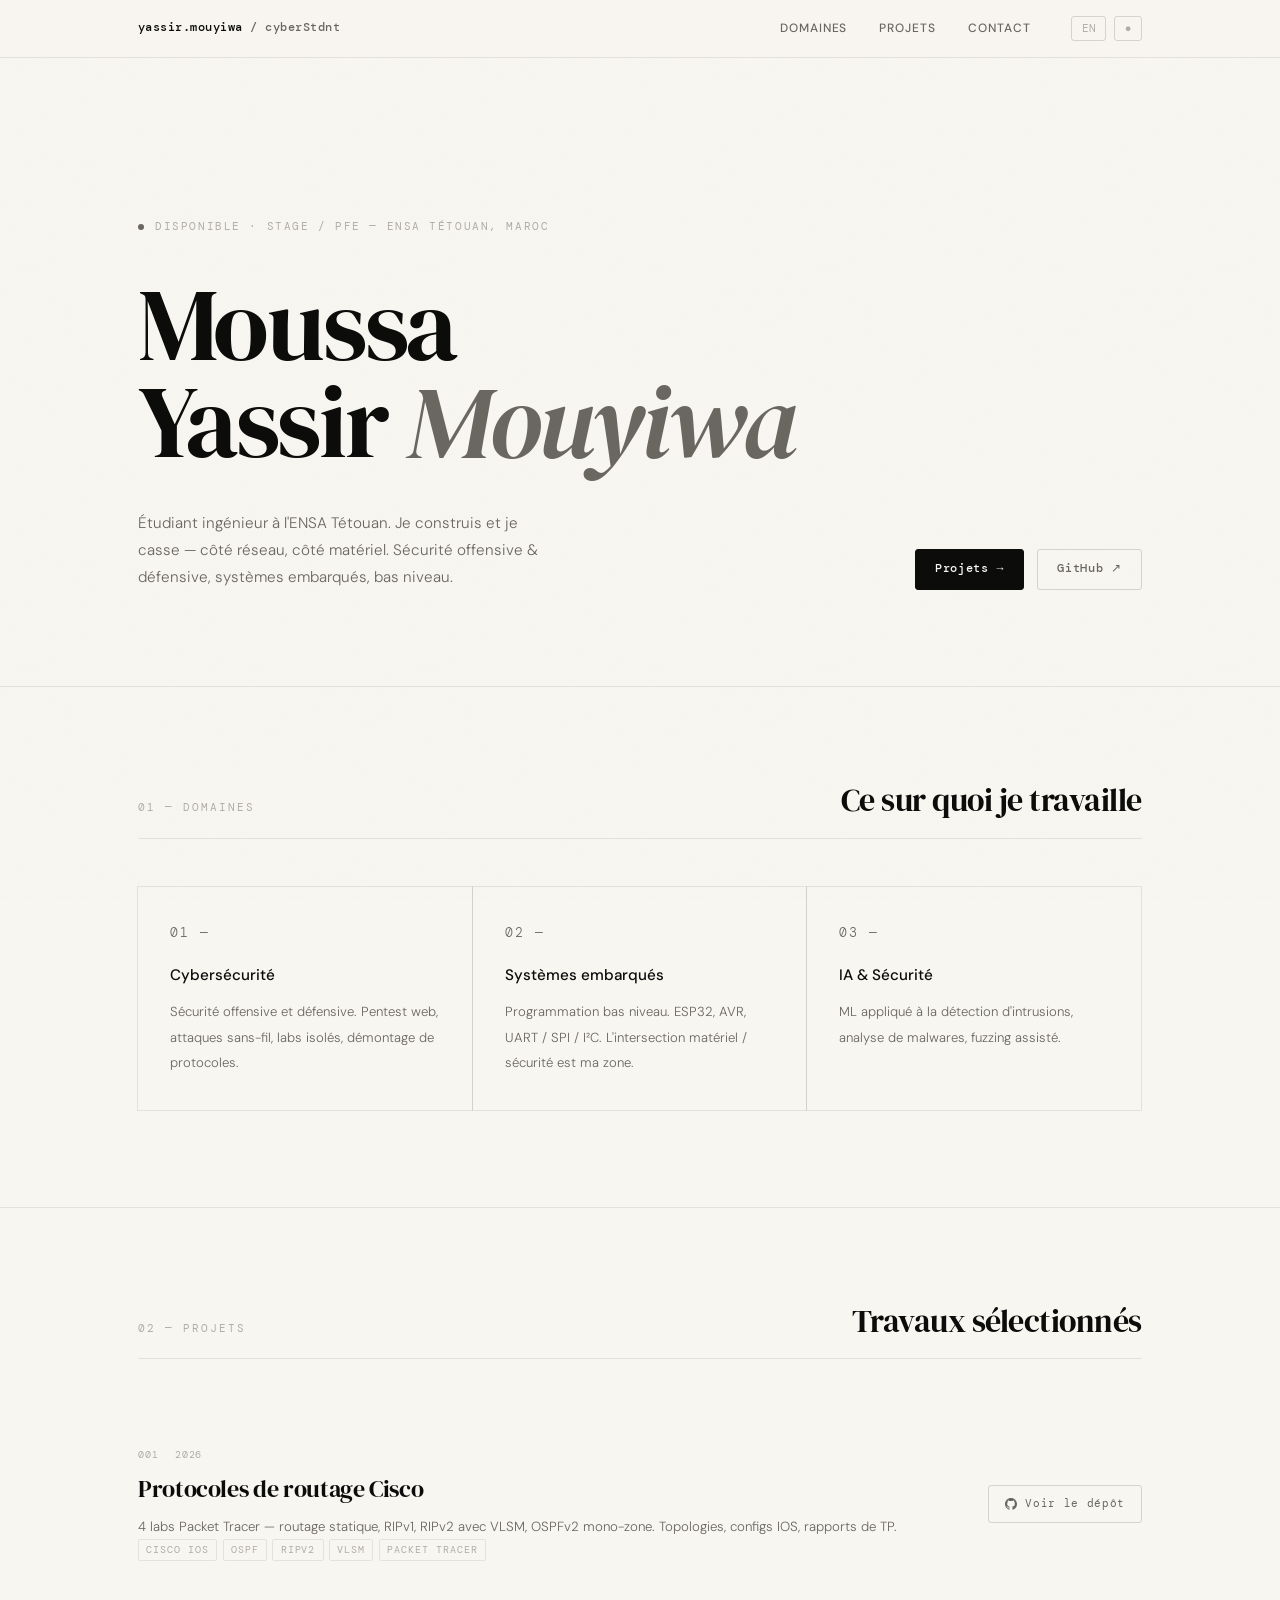
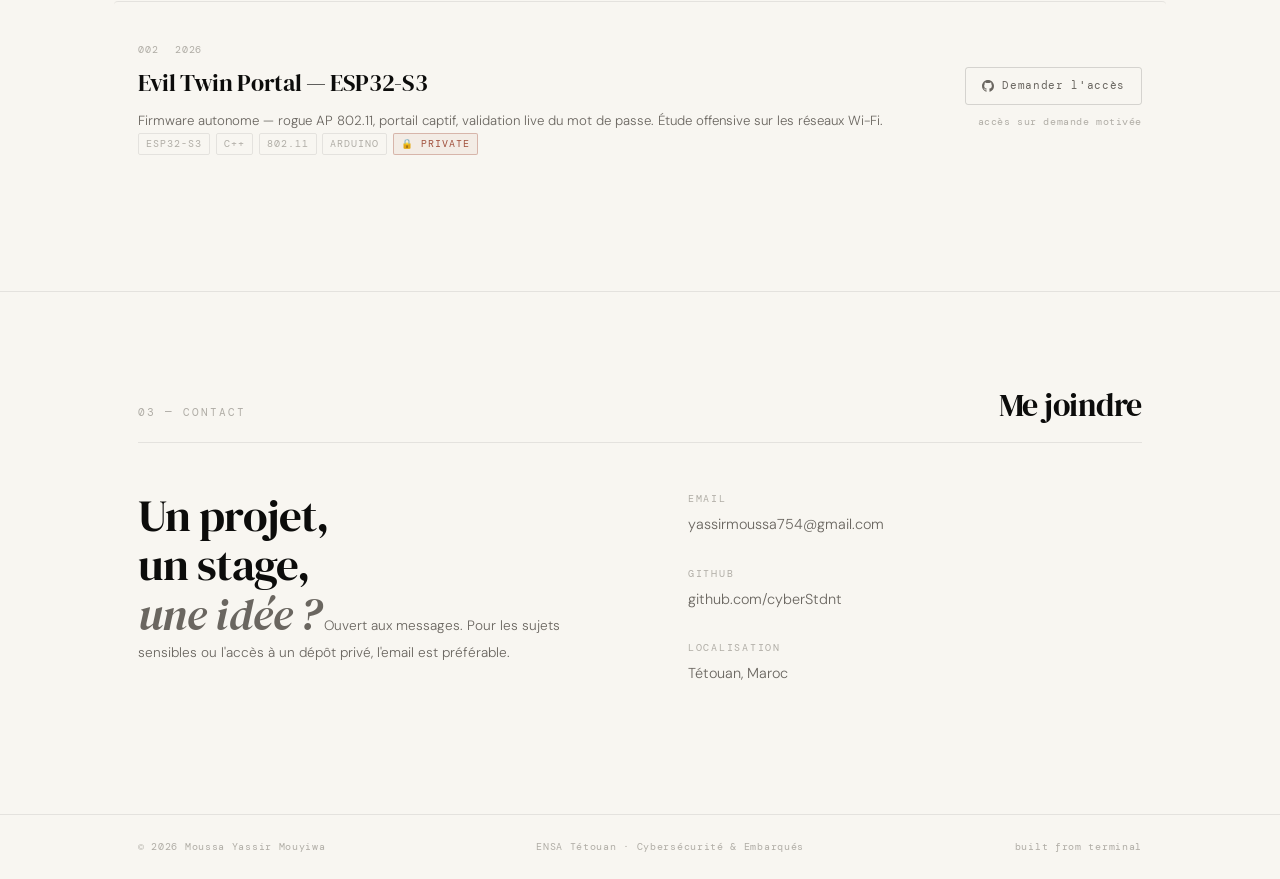
<file: index.html>
<!doctype html>
<html lang="fr" data-theme="dark">
<head>
  <meta charset="utf-8">
  <meta name="viewport" content="width=device-width, initial-scale=1, viewport-fit=cover">
  <title>Yassir Mouyiwa — Cybersécurité & Systèmes embarqués</title>
  <meta name="description" content="Portfolio — Moussa Yassir Mouyiwa, ENSA Tétouan. Cybersécurité offensive, systèmes embarqués.">
  <meta name="author" content="Moussa Yassir Mouyiwa">

  <link rel="preconnect" href="https://fonts.googleapis.com">
  <link rel="preconnect" href="https://fonts.gstatic.com" crossorigin>
  <link href="https://fonts.googleapis.com/css2?family=DM+Serif+Display:ital@0;1&family=DM+Mono:wght@400;500&family=DM+Sans:wght@300;400;500&display=swap" rel="stylesheet">

  <style>
  :root {
    --bg:      #0c0c0b;
    --surf:    #131312;
    --surf2:   #1a1a18;
    --border:  rgba(255,255,255,.07);
    --border2: rgba(255,255,255,.12);
    --fg:      #f0ede6;
    --fg-2:    #9a9690;
    --fg-3:    #4a4844;
    --danger:  #c0715a;
    --serif:   "DM Serif Display", Georgia, serif;
    --sans:    "DM Sans", system-ui, sans-serif;
    --mono:    "DM Mono", monospace;
    --max:     1100px;
    --ease:    cubic-bezier(.16,1,.3,1);
  }
  [data-theme="light"] {
    --bg:      #f8f6f1;
    --surf:    #f0ede6;
    --surf2:   #e8e4da;
    --border:  rgba(0,0,0,.08);
    --border2: rgba(0,0,0,.14);
    --fg:      #0c0c0b;
    --fg-2:    #6a6660;
    --fg-3:    #b0ada6;
    --danger:  #a0503c;
  }

  *, *::before, *::after { box-sizing: border-box; margin: 0; padding: 0; }
  html { scroll-behavior: smooth; -webkit-font-smoothing: antialiased; }
  body {
    font-family: var(--sans);
    background: var(--bg);
    color: var(--fg);
    font-size: 16px;
    line-height: 1.6;
    overflow-x: hidden;
    transition: background .25s, color .25s;
  }
  a { color: inherit; text-decoration: none; }
  button { cursor: pointer; font-family: inherit; }

  body::before {
    content: "";
    position: fixed; inset: 0; z-index: 0; pointer-events: none;
    opacity: .018;
    background-image: url("data:image/svg+xml,%3Csvg xmlns='http://www.w3.org/2000/svg' width='400' height='400'%3E%3Cfilter id='n'%3E%3CfeTurbulence type='fractalNoise' baseFrequency='.75' numOctaves='4' stitchTiles='stitch'/%3E%3C/filter%3E%3Crect width='100%25' height='100%25' filter='url(%23n)'/%3E%3C/svg%3E");
  }
  * { position: relative; z-index: 1; }

  .container { max-width: var(--max); margin: 0 auto; padding: 0 2rem; }
  @media (min-width: 768px) { .container { padding: 0 3rem; } }

  /* NAV */
  .nav {
    position: sticky; top: 0; z-index: 100;
    background: color-mix(in srgb, var(--bg) 80%, transparent);
    backdrop-filter: blur(20px) saturate(180%);
    -webkit-backdrop-filter: blur(20px) saturate(180%);
    border-bottom: 1px solid var(--border);
  }
  .nav-inner {
    display: flex; align-items: center;
    justify-content: space-between;
    padding: 1rem 0;
  }
  .nav-logo {
    font-family: var(--mono); font-size: .78rem;
    letter-spacing: .04em; color: var(--fg-2); font-weight: 500;
  }
  .nav-logo strong { color: var(--fg); font-weight: 500; }
  .nav-actions { display: flex; align-items: center; gap: .5rem; }
  .nav-links { display: none; align-items: center; gap: 2rem; margin-right: 2rem; }
  @media (min-width: 680px) { .nav-links { display: flex; } }
  .nav-links a {
    font-size: .75rem; font-weight: 500; letter-spacing: .08em;
    text-transform: uppercase; color: var(--fg-2); transition: color .2s;
  }
  .nav-links a:hover { color: var(--fg); }
  .ctl {
    background: none; border: 1px solid var(--border2);
    color: var(--fg-3); font-family: var(--mono); font-size: .7rem;
    padding: .28rem .6rem; border-radius: 3px;
    transition: border-color .2s, color .2s;
  }
  .ctl:hover { border-color: var(--fg-2); color: var(--fg-2); }

  /* HERO */
  .hero { padding: 7rem 0 5rem; border-bottom: 1px solid var(--border); }
  @media (min-width: 768px) { .hero { padding: 10rem 0 6rem; } }

  .hero-eyebrow {
    display: flex; align-items: center; gap: .7rem;
    font-family: var(--mono); font-size: .7rem;
    color: var(--fg-3); letter-spacing: .14em; text-transform: uppercase;
    margin-bottom: 2.5rem;
  }
  .dot-live {
    width: 6px; height: 6px; background: var(--fg-2);
    border-radius: 50%; animation: blink 3s ease-in-out infinite; flex-shrink: 0;
  }
  @keyframes blink { 0%,100% { opacity: 1; } 50% { opacity: .2; } }

  .hero h1 {
    font-family: var(--serif); font-size: clamp(3rem, 8vw, 6.5rem);
    font-weight: 400; line-height: .95; letter-spacing: -.025em;
    color: var(--fg); margin-bottom: 2.5rem;
  }
  .hero h1 em { font-style: italic; color: var(--fg-2); }

  .hero-row {
    display: flex; flex-direction: column; gap: 2rem;
  }
  @media (min-width: 720px) {
    .hero-row { flex-direction: row; align-items: flex-end; justify-content: space-between; gap: 4rem; }
  }
  .hero-bio { font-size: .95rem; color: var(--fg-2); line-height: 1.75; max-width: 420px; font-weight: 300; }
  .hero-cta { display: flex; gap: .8rem; flex-shrink: 0; flex-wrap: wrap; }

  .btn {
    display: inline-flex; align-items: center; gap: .45rem;
    font-family: var(--mono); font-size: .72rem; letter-spacing: .06em;
    padding: .65rem 1.2rem; border-radius: 3px; font-weight: 500;
    transition: all .2s var(--ease); white-space: nowrap;
  }
  .btn-solid { background: var(--fg); color: var(--bg); border: 1px solid var(--fg); }
  .btn-solid:hover { opacity: .82; }
  .btn-outline { background: transparent; color: var(--fg-2); border: 1px solid var(--border2); }
  .btn-outline:hover { border-color: var(--fg-2); color: var(--fg); }

  /* SECTION HEADER */
  .sec-head {
    display: flex; align-items: baseline; justify-content: space-between;
    padding-bottom: 1.2rem; border-bottom: 1px solid var(--border); margin-bottom: 3rem;
  }
  .sec-label {
    font-family: var(--mono); font-size: .68rem;
    color: var(--fg-3); letter-spacing: .18em; text-transform: uppercase;
  }
  .sec-title {
    font-family: var(--serif); font-size: clamp(1.4rem, 3vw, 2rem);
    font-weight: 400; letter-spacing: -.015em; color: var(--fg); line-height: 1.1;
  }

  /* FOCUS */
  #focus { padding: 5rem 0; border-bottom: 1px solid var(--border); }
  @media (min-width: 768px) { #focus { padding: 6rem 0; } }
  .focus-grid { display: grid; grid-template-columns: 1fr; }
  @media (min-width: 680px) { .focus-grid { grid-template-columns: repeat(3, 1fr); } }
  .focus-card {
    padding: 2.2rem 2rem; border: 1px solid var(--border);
    margin: -1px 0 0 -1px; transition: background .2s;
  }
  .focus-card:hover { background: var(--surf); }
  .focus-idx { font-family: var(--mono); font-size: .6rem; color: var(--fg-3); letter-spacing: .15em; margin-bottom: 1.2rem; }
  .focus-card h3 { font-family: var(--sans); font-weight: 500; font-size: .95rem; color: var(--fg); margin-bottom: .7rem; }
  .focus-card p { font-size: .82rem; color: var(--fg-2); line-height: 1.65; font-weight: 300; }

  /* PROJECTS */
  #projects { padding: 5rem 0; border-bottom: 1px solid var(--border); }
  @media (min-width: 768px) { #projects { padding: 6rem 0; } }

  .project-item {
    display: grid; grid-template-columns: 1fr; gap: 1.5rem;
    padding: 2.5rem 0; border-bottom: 1px solid var(--border);
  }
  .project-item:last-child { border-bottom: none; }
  @media (min-width: 768px) {
    .project-item {
      grid-template-columns: 1fr auto; align-items: center; gap: 3rem;
      padding: 2.5rem 1.5rem; border-radius: 4px; border-bottom: none;
      margin: 0 -1.5rem; transition: background .18s;
    }
    .project-item + .project-item { border-top: 1px solid var(--border); }
    .project-item:hover { background: var(--surf); }
  }

  .proj-meta { display: flex; align-items: baseline; gap: 1rem; margin-bottom: .7rem; }
  .proj-idx { font-family: var(--mono); font-size: .62rem; color: var(--fg-3); letter-spacing: .1em; }
  .proj-year { font-family: var(--mono); font-size: .62rem; color: var(--fg-3); letter-spacing: .08em; }

  .proj-title {
    font-family: var(--serif); font-size: clamp(1.2rem, 2.5vw, 1.5rem);
    font-weight: 400; letter-spacing: -.015em; color: var(--fg);
    margin-bottom: .6rem; line-height: 1.2;
  }
  .proj-desc { font-size: .83rem; color: var(--fg-2); line-height: 1.65; max-width: 540px; font-weight: 300; margin-bottom: 1rem; }
  .proj-tags { display: flex; flex-wrap: wrap; gap: .35rem; }
  .tag {
    font-family: var(--mono); font-size: .6rem; letter-spacing: .1em;
    text-transform: uppercase; color: var(--fg-3); padding: .15rem .45rem;
    border: 1px solid var(--border); border-radius: 2px;
  }
  .tag-priv {
    color: var(--danger);
    border-color: color-mix(in srgb, var(--danger) 35%, transparent);
    background: color-mix(in srgb, var(--danger) 6%, transparent);
  }

  .proj-action { display: flex; flex-direction: column; align-items: flex-start; gap: .6rem; flex-shrink: 0; }
  @media (min-width: 768px) { .proj-action { align-items: flex-end; } }

  .repo-btn {
    display: inline-flex; align-items: center; gap: .5rem;
    font-family: var(--mono); font-size: .7rem; letter-spacing: .06em;
    color: var(--fg-2); padding: .55rem 1rem; border: 1px solid var(--border2);
    border-radius: 3px; transition: border-color .18s, color .18s, background .18s; white-space: nowrap;
  }
  .repo-btn:hover { border-color: var(--fg); color: var(--fg); background: var(--surf2); }
  .repo-btn svg { width: 12px; height: 12px; fill: currentColor; flex-shrink: 0; }
  .priv-note { font-family: var(--mono); font-size: .6rem; color: var(--fg-3); letter-spacing: .06em; }

  /* CONTACT */
  #contact { padding: 5rem 0 6rem; }
  @media (min-width: 768px) { #contact { padding: 6rem 0 8rem; } }
  .contact-layout { display: grid; grid-template-columns: 1fr; gap: 3rem; }
  @media (min-width: 720px) { .contact-layout { grid-template-columns: 1fr 1fr; align-items: start; gap: 6rem; } }
  .contact-layout h2 {
    font-family: var(--serif); font-weight: 400;
    font-size: clamp(1.8rem, 4vw, 2.8rem); letter-spacing: -.02em;
    line-height: 1.1; color: var(--fg); margin-bottom: 1rem;
  }
  .contact-layout h2 em { font-style: italic; color: var(--fg-2); }
  .contact-layout > div > p { font-size: .85rem; color: var(--fg-2); line-height: 1.7; font-weight: 300; }
  .contact-entries { display: flex; flex-direction: column; gap: 1.8rem; }
  .c-label { font-family: var(--mono); font-size: .6rem; color: var(--fg-3); letter-spacing: .18em; text-transform: uppercase; margin-bottom: .3rem; }
  .c-val { font-size: .9rem; color: var(--fg-2); font-weight: 300; transition: color .18s; }
  a.c-val:hover { color: var(--fg); }

  /* FOOTER */
  footer { border-top: 1px solid var(--border); padding: 1.5rem 0; }
  .footer-inner { display: flex; justify-content: space-between; align-items: center; flex-wrap: wrap; gap: .6rem; }
  footer span { font-family: var(--mono); font-size: .62rem; color: var(--fg-3); letter-spacing: .07em; }

  /* LANG */
  [lang-fr], [lang-en] { display: none; }
  html[lang="fr"] [lang-fr] { display: initial; }
  html[lang="en"] [lang-en] { display: initial; }

  /* REVEAL */
  .r { opacity: 0; transform: translateY(12px); animation: rise .65s var(--ease) forwards; }
  .r:nth-child(1){animation-delay:.04s} .r:nth-child(2){animation-delay:.11s}
  .r:nth-child(3){animation-delay:.19s} .r:nth-child(4){animation-delay:.28s}
  .r:nth-child(5){animation-delay:.38s}
  @keyframes rise { to { opacity: 1; transform: none; } }
  @media (prefers-reduced-motion: reduce) {
    * { animation: none !important; transition: none !important; }
    .r { opacity: 1; transform: none; }
  }

  ::selection { background: var(--fg); color: var(--bg); }
  :focus-visible { outline: 1px solid var(--fg-2); outline-offset: 3px; }
  ::-webkit-scrollbar { width: 6px; }
  ::-webkit-scrollbar-track { background: transparent; }
  ::-webkit-scrollbar-thumb { background: var(--border2); border-radius: 3px; }
  ::-webkit-scrollbar-thumb:hover { background: var(--fg-3); }
  </style>
</head>

<body>

<nav class="nav">
  <div class="container">
    <div class="nav-inner">
      <div class="nav-logo"><strong>yassir.mouyiwa</strong> / cyberStdnt</div>
      <div class="nav-actions">
        <div class="nav-links">
          <a href="#focus"><span lang-fr>Domaines</span><span lang-en>Focus</span></a>
          <a href="#projects"><span lang-fr>Projets</span><span lang-en>Projects</span></a>
          <a href="#contact">Contact</a>
        </div>
        <button class="ctl" id="langBtn">EN</button>
        <button class="ctl" id="themeBtn">○</button>
      </div>
    </div>
  </div>
</nav>

<section class="hero">
  <div class="container">
    <div class="hero-eyebrow r">
      <span class="dot-live"></span>
      <span lang-fr>Disponible · stage / PFE — ENSA Tétouan, Maroc</span>
      <span lang-en>Available · internship / capstone — ENSA Tétouan, Morocco</span>
    </div>
    <h1 class="r">Moussa<br>Yassir <em>Mouyiwa</em></h1>
    <div class="hero-row">
      <p class="hero-bio r" lang-fr>Étudiant ingénieur à l'ENSA Tétouan. Je construis et je casse — côté réseau, côté matériel. Sécurité offensive & défensive, systèmes embarqués, bas niveau.</p>
      <p class="hero-bio r" lang-en>Engineering student at ENSA Tétouan. I build things and break them — at the network layer and at the silicon layer. Offensive & defensive security, embedded systems, low-level.</p>
      <div class="hero-cta r">
        <a href="#projects" class="btn btn-solid"><span lang-fr>Projets →</span><span lang-en>Projects →</span></a>
        <a href="https://github.com/cyberStdnt" target="_blank" rel="noopener" class="btn btn-outline">GitHub ↗</a>
      </div>
    </div>
  </div>
</section>

<section id="focus">
  <div class="container">
    <div class="sec-head">
      <span class="sec-label"><span lang-fr>01 — Domaines</span><span lang-en>01 — Focus</span></span>
      <span class="sec-title"><span lang-fr>Ce sur quoi je travaille</span><span lang-en>What I work on</span></span>
    </div>
    <div class="focus-grid">
      <div class="focus-card">
        <p class="focus-idx">01 —</p>
        <h3><span lang-fr>Cybersécurité</span><span lang-en>Cybersecurity</span></h3>
        <p lang-fr>Sécurité offensive et défensive. Pentest web, attaques sans-fil, labs isolés, démontage de protocoles.</p>
        <p lang-en>Offensive and defensive security. Web pentesting, wireless attacks, isolated labs, protocol teardown.</p>
      </div>
      <div class="focus-card">
        <p class="focus-idx">02 —</p>
        <h3><span lang-fr>Systèmes embarqués</span><span lang-en>Embedded Systems</span></h3>
        <p lang-fr>Programmation bas niveau. ESP32, AVR, UART / SPI / I²C. L'intersection matériel / sécurité est ma zone.</p>
        <p lang-en>Low-level programming. ESP32, AVR, UART / SPI / I²C. The hardware/security intersection is my zone.</p>
      </div>
      <div class="focus-card">
        <p class="focus-idx">03 —</p>
        <h3><span lang-fr>IA & Sécurité</span><span lang-en>AI & Security</span></h3>
        <p lang-fr>ML appliqué à la détection d'intrusions, analyse de malwares, fuzzing assisté.</p>
        <p lang-en>ML applied to intrusion detection, malware analysis, assisted fuzzing.</p>
      </div>
    </div>
  </div>
</section>

<section id="projects">
  <div class="container">
    <div class="sec-head">
      <span class="sec-label"><span lang-fr>02 — Projets</span><span lang-en>02 — Projects</span></span>
      <span class="sec-title"><span lang-fr>Travaux sélectionnés</span><span lang-en>Selected work</span></span>
    </div>

    <div class="project-item">
      <div class="proj-left">
        <div class="proj-meta"><span class="proj-idx">001</span><span class="proj-year">2026</span></div>
        <h3 class="proj-title"><span lang-fr>Protocoles de routage Cisco</span><span lang-en>Cisco Routing Protocols</span></h3>
        <p class="proj-desc" lang-fr>4 labs Packet Tracer — routage statique, RIPv1, RIPv2 avec VLSM, OSPFv2 mono-zone. Topologies, configs IOS, rapports de TP.</p>
        <p class="proj-desc" lang-en>4 Packet Tracer labs — static routing, RIPv1, RIPv2 with VLSM, single-area OSPFv2. Topologies, full IOS configs, lab reports.</p>
        <div class="proj-tags">
          <span class="tag">Cisco IOS</span><span class="tag">OSPF</span>
          <span class="tag">RIPv2</span><span class="tag">VLSM</span>
          <span class="tag">Packet Tracer</span>
        </div>
      </div>
      <div class="proj-action">
        <a href="https://github.com/cyberStdnt/cisco-routing-packet-tracer" target="_blank" rel="noopener" class="repo-btn">
          <svg viewBox="0 0 16 16"><path d="M8 0C3.58 0 0 3.58 0 8c0 3.54 2.29 6.53 5.47 7.59.4.07.55-.17.55-.38 0-.19-.01-.82-.01-1.49-2.01.37-2.53-.49-2.69-.94-.09-.23-.48-.94-.82-1.13-.28-.15-.68-.52-.01-.53.63-.01 1.08.58 1.23.82.72 1.21 1.87.87 2.33.66.07-.52.28-.87.51-1.07-1.78-.2-3.64-.89-3.64-3.95 0-.87.31-1.59.82-2.15-.08-.2-.36-1.02.08-2.12 0 0 .67-.21 2.2.82.64-.18 1.32-.27 2-.27.68 0 1.36.09 2 .27 1.53-1.04 2.2-.82 2.2-.82.44 1.1.16 1.92.08 2.12.51.56.82 1.27.82 2.15 0 3.07-1.87 3.75-3.65 3.95.29.25.54.73.54 1.48 0 1.07-.01 1.93-.01 2.2 0 .21.15.46.55.38A8.013 8.013 0 0016 8c0-4.42-3.58-8-8-8z"/></svg>
          <span lang-fr>Voir le dépôt</span><span lang-en>View repo</span>
        </a>
      </div>
    </div>

    <div class="project-item">
      <div class="proj-left">
        <div class="proj-meta"><span class="proj-idx">002</span><span class="proj-year">2026</span></div>
        <h3 class="proj-title">Evil Twin Portal — ESP32-S3</h3>
        <p class="proj-desc" lang-fr>Firmware autonome — rogue AP 802.11, portail captif, validation live du mot de passe. Étude offensive sur les réseaux Wi-Fi.</p>
        <p class="proj-desc" lang-en>Standalone firmware — 802.11 rogue AP, captive portal, live password validation. Offensive Wi-Fi research study.</p>
        <div class="proj-tags">
          <span class="tag">ESP32-S3</span><span class="tag">C++</span>
          <span class="tag">802.11</span><span class="tag">Arduino</span>
          <span class="tag tag-priv">🔒 private</span>
        </div>
      </div>
      <div class="proj-action">
        <a href="mailto:yassirmoussa754@gmail.com?subject=Accès — evil-twin-esp32" class="repo-btn">
          <svg viewBox="0 0 16 16"><path d="M8 0C3.58 0 0 3.58 0 8c0 3.54 2.29 6.53 5.47 7.59.4.07.55-.17.55-.38 0-.19-.01-.82-.01-1.49-2.01.37-2.53-.49-2.69-.94-.09-.23-.48-.94-.82-1.13-.28-.15-.68-.52-.01-.53.63-.01 1.08.58 1.23.82.72 1.21 1.87.87 2.33.66.07-.52.28-.87.51-1.07-1.78-.2-3.64-.89-3.64-3.95 0-.87.31-1.59.82-2.15-.08-.2-.36-1.02.08-2.12 0 0 .67-.21 2.2.82.64-.18 1.32-.27 2-.27.68 0 1.36.09 2 .27 1.53-1.04 2.2-.82 2.2-.82.44 1.1.16 1.92.08 2.12.51.56.82 1.27.82 2.15 0 3.07-1.87 3.75-3.65 3.95.29.25.54.73.54 1.48 0 1.07-.01 1.93-.01 2.2 0 .21.15.46.55.38A8.013 8.013 0 0016 8c0-4.42-3.58-8-8-8z"/></svg>
          <span lang-fr>Demander l'accès</span><span lang-en>Request access</span>
        </a>
        <span class="priv-note" lang-fr>accès sur demande motivée</span>
        <span class="priv-note" lang-en>access on justified request</span>
      </div>
    </div>

  </div>
</section>

<section id="contact">
  <div class="container">
    <div class="sec-head">
      <span class="sec-label">03 — Contact</span>
      <span class="sec-title"><span lang-fr>Me joindre</span><span lang-en>Get in touch</span></span>
    </div>
    <div class="contact-layout">
      <div>
        <h2 lang-fr>Un projet,<br>un stage,<br><em>une idée ?</em></h2>
        <h2 lang-en>A project,<br>an internship,<br><em>an idea?</em></h2>
        <p lang-fr>Ouvert aux messages. Pour les sujets sensibles ou l'accès à un dépôt privé, l'email est préférable.</p>
        <p lang-en>Open to messages. For sensitive matters or private-repo access, email is preferred.</p>
      </div>
      <div class="contact-entries">
        <div><p class="c-label">Email</p><a class="c-val" href="mailto:yassirmoussa754@gmail.com">yassirmoussa754@gmail.com</a></div>
        <div><p class="c-label">GitHub</p><a class="c-val" href="https://github.com/cyberStdnt" target="_blank" rel="noopener">github.com/cyberStdnt</a></div>
        <div>
          <p class="c-label"><span lang-fr>Localisation</span><span lang-en>Location</span></p>
          <span class="c-val">Tétouan, Maroc</span>
        </div>
      </div>
    </div>
  </div>
</section>

<footer>
  <div class="container">
    <div class="footer-inner">
      <span>© <span id="yr"></span> Moussa Yassir Mouyiwa</span>
      <span>ENSA Tétouan · <span lang-fr>Cybersécurité & Embarqués</span><span lang-en>Security & Embedded</span></span>
      <span>built from terminal</span>
    </div>
  </div>
</footer>

<script>
(function(){
  "use strict";
  const html = document.documentElement;
  const langBtn = document.getElementById("langBtn");
  const setLang = l => {
    html.setAttribute("lang", l);
    if (langBtn) langBtn.textContent = l === "fr" ? "EN" : "FR";
    document.title = l === "fr"
      ? "Yassir Mouyiwa — Cybersécurité & Systèmes embarqués"
      : "Yassir Mouyiwa — Cybersecurity & Embedded Systems";
    try { localStorage.setItem("lang", l); } catch(_){}
  };
  let lang = "fr";
  try { const s = localStorage.getItem("lang"); if (s==="fr"||s==="en") lang=s; } catch(_){}
  setLang(lang);
  langBtn?.addEventListener("click", () => setLang(html.getAttribute("lang")==="fr"?"en":"fr"));

  const themeBtn = document.getElementById("themeBtn");
  const setTheme = t => {
    html.setAttribute("data-theme", t);
    if (themeBtn) themeBtn.textContent = t === "dark" ? "○" : "●";
    try { localStorage.setItem("theme", t); } catch(_){}
  };
  let theme = window.matchMedia?.("(prefers-color-scheme: dark)").matches ? "dark" : "light";
  try { const s = localStorage.getItem("theme"); if (s==="dark"||s==="light") theme=s; } catch(_){}
  setTheme(theme);
  themeBtn?.addEventListener("click", () => setTheme(html.getAttribute("data-theme")==="dark"?"light":"dark"));

  const yr = document.getElementById("yr");
  if (yr) yr.textContent = new Date().getFullYear();

  const nav = document.querySelector(".nav");
  if (nav) window.addEventListener("scroll", () => {
    nav.style.boxShadow = window.scrollY > 4 ? "0 1px 0 var(--border), 0 8px 32px rgba(0,0,0,.2)" : "";
  }, {passive:true});
})();
</script>
</body>
</html>
</file>
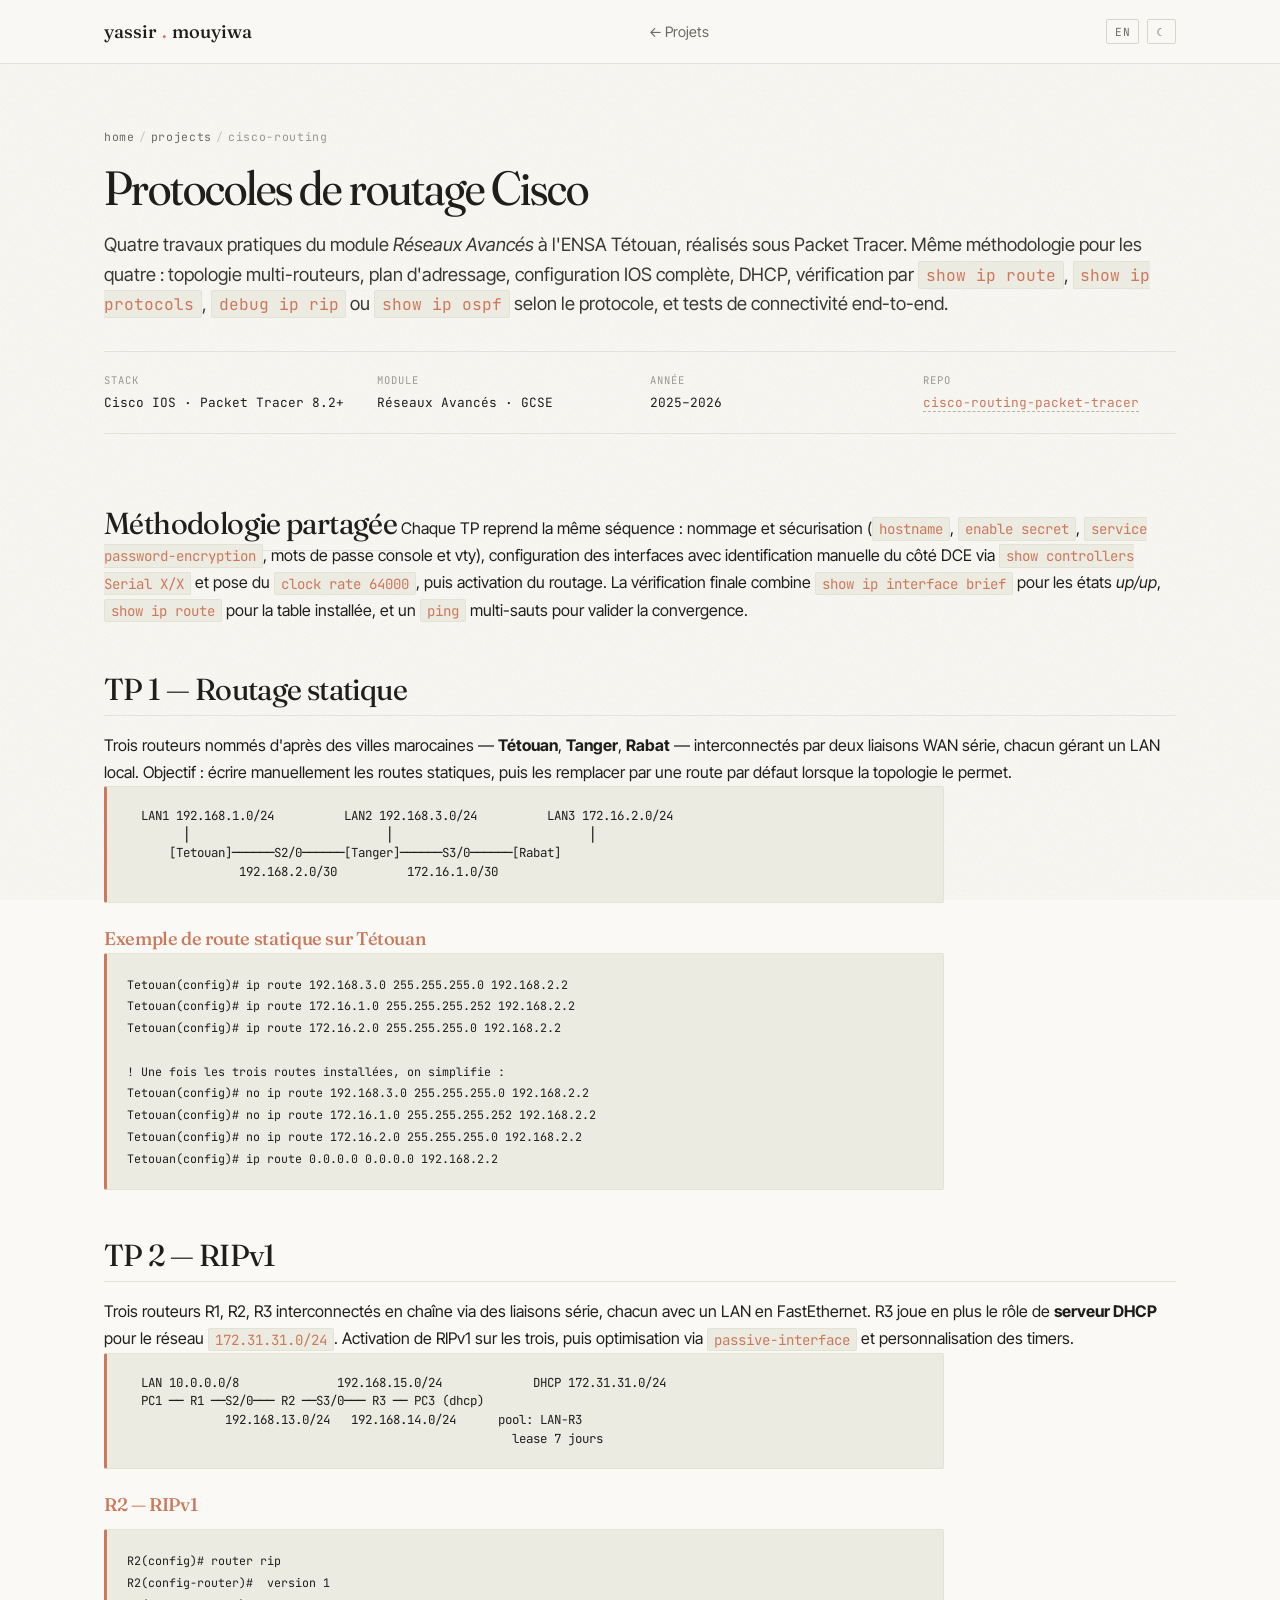
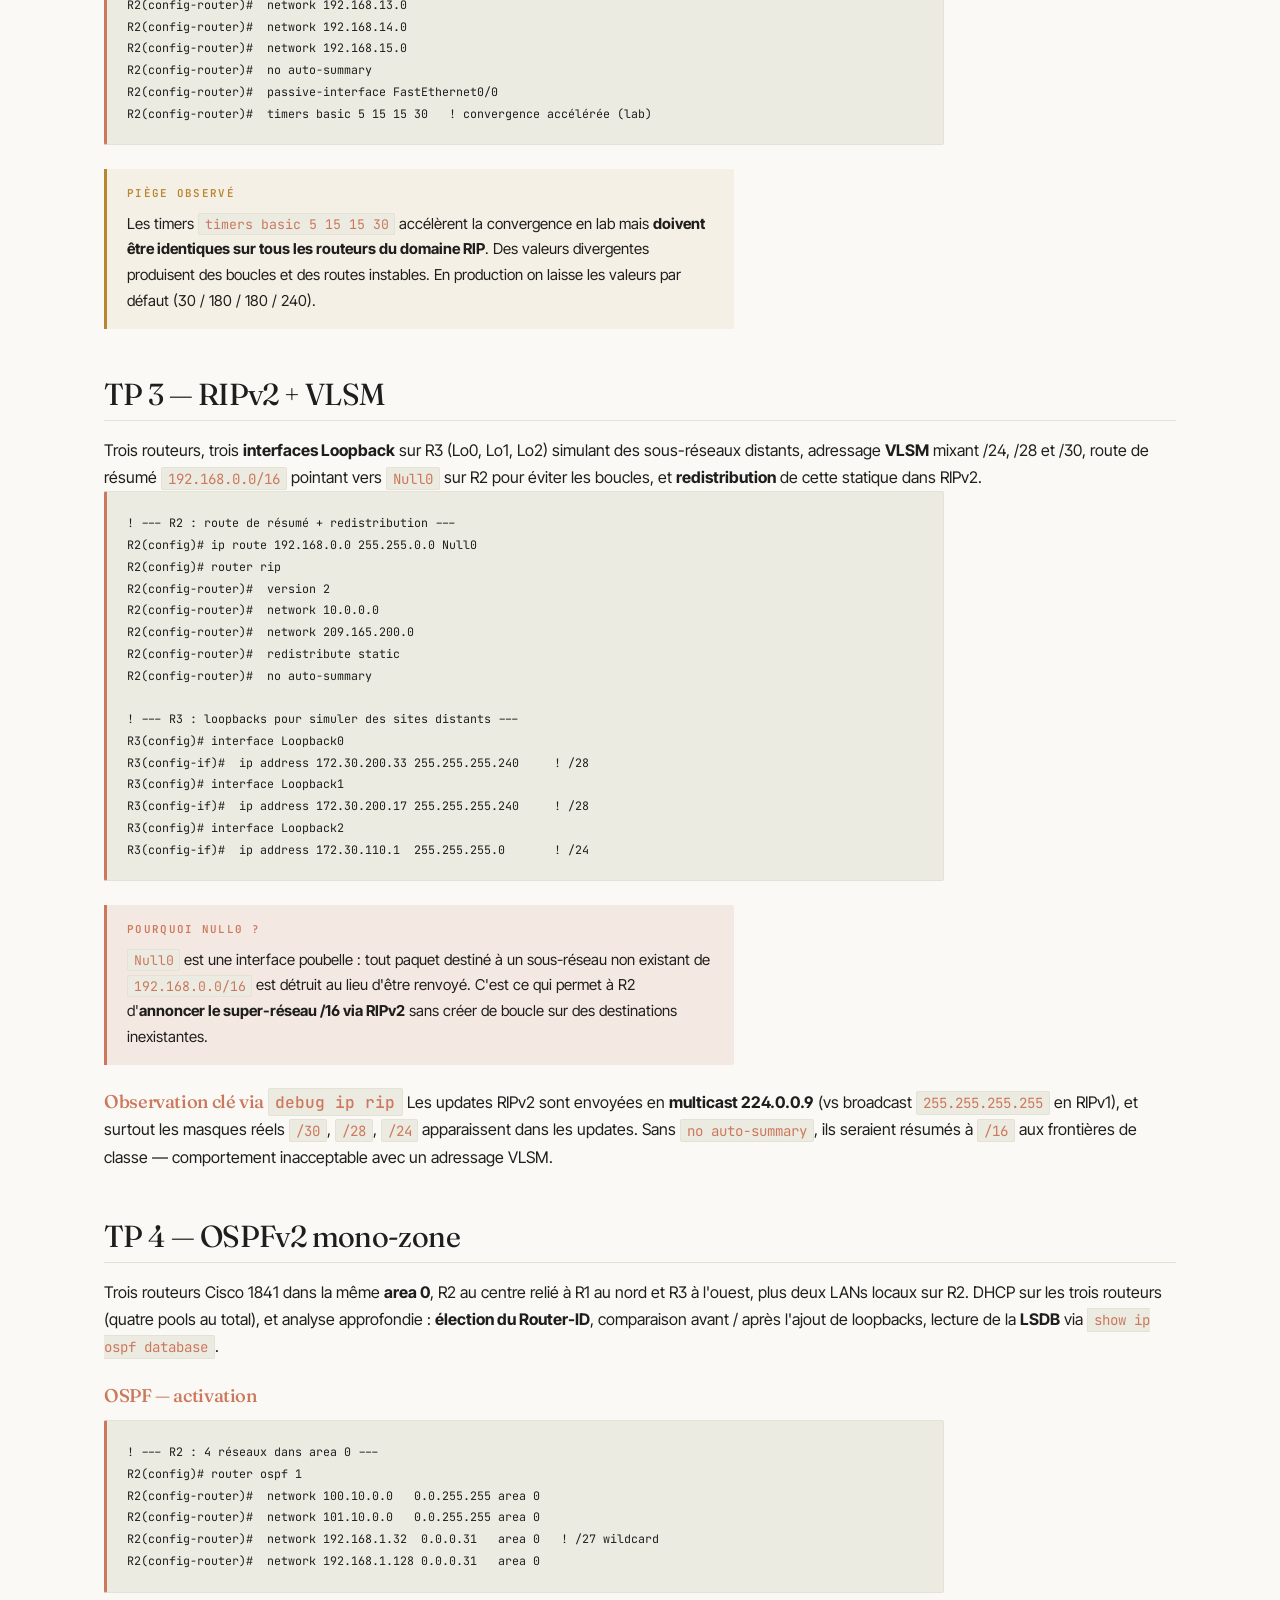
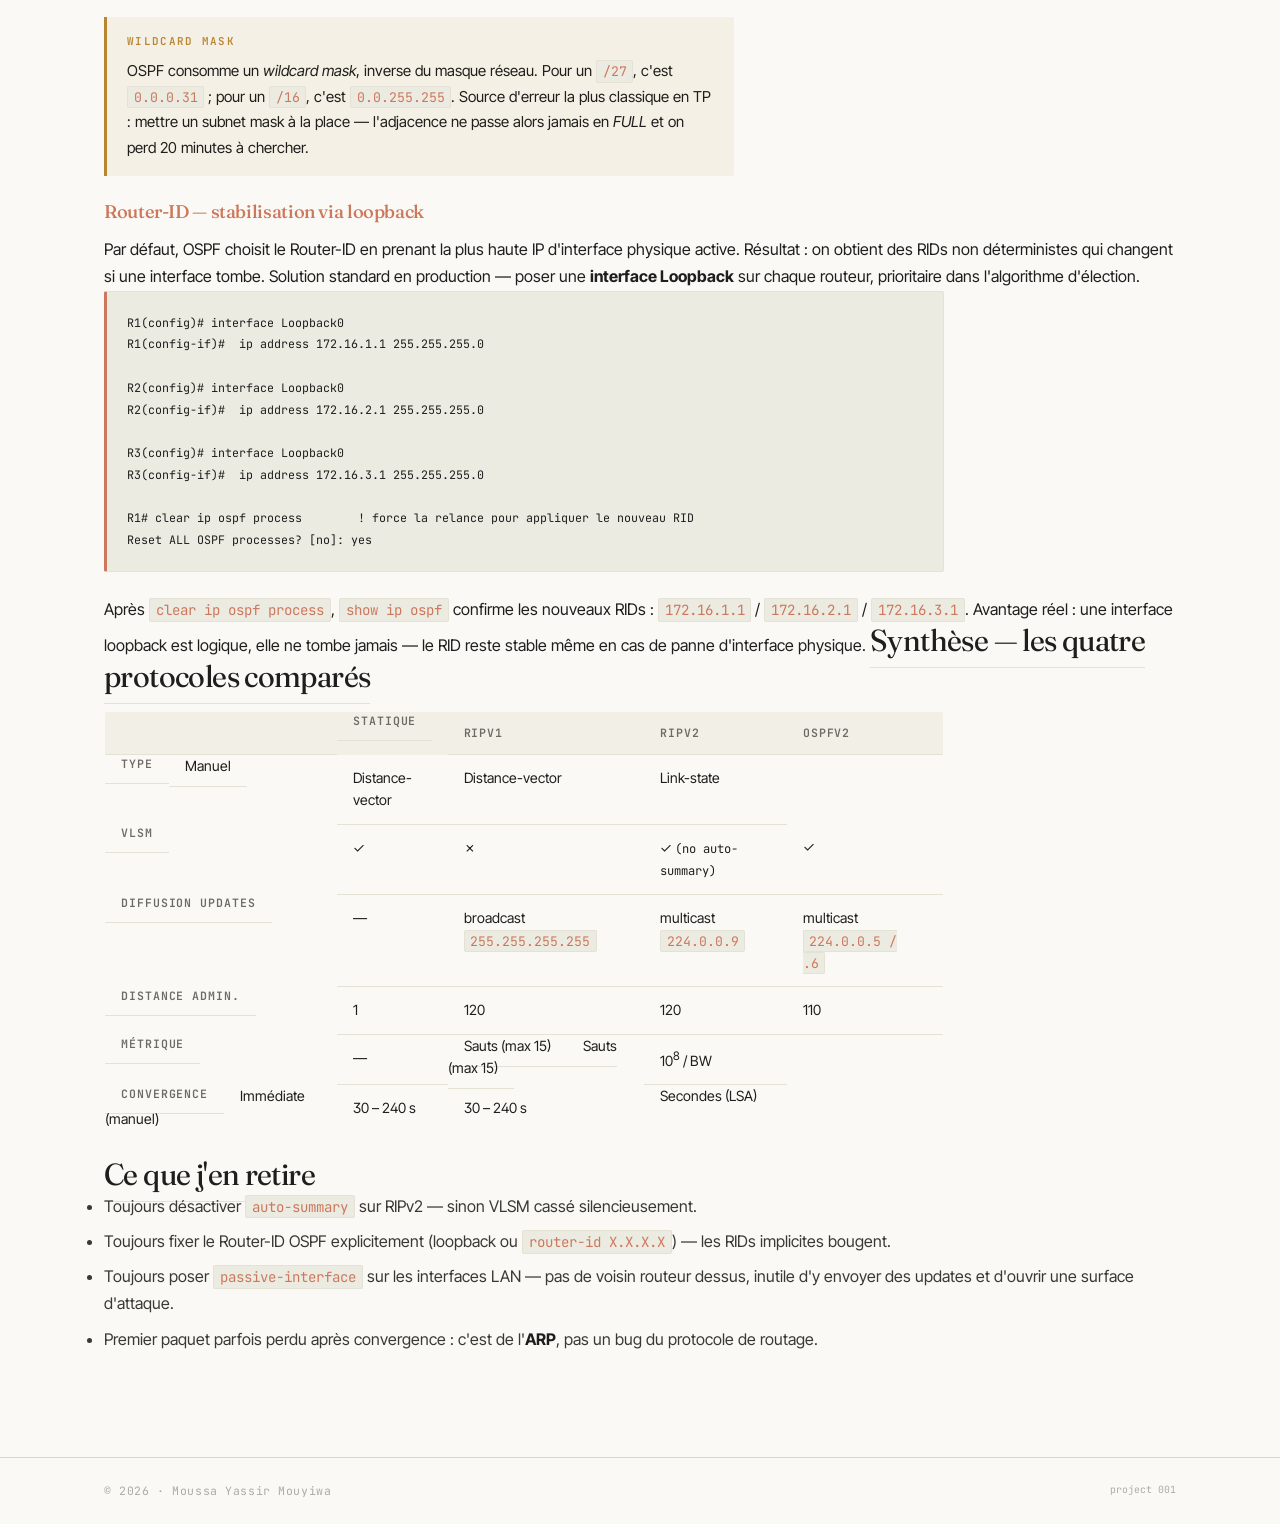
<file: projects/cisco-routing.html>
<!doctype html>
<html lang="fr"
      data-theme="light"
      data-title-fr="Routage Cisco · 4 TP — Yassir Mouyiwa"
      data-title-en="Cisco Routing · 4 Labs — Yassir Mouyiwa">
<head>
  <meta charset="utf-8">
  <meta name="viewport" content="width=device-width, initial-scale=1, viewport-fit=cover">
  <meta name="theme-color" content="#faf9f5" media="(prefers-color-scheme: light)">
  <meta name="theme-color" content="#1a1917" media="(prefers-color-scheme: dark)">
  <title>Routage Cisco · 4 TP — Yassir Mouyiwa</title>
  <link rel="preconnect" href="https://fonts.googleapis.com">
  <link rel="preconnect" href="https://fonts.gstatic.com" crossorigin>
  <link href="https://fonts.googleapis.com/css2?family=Fraunces:ital,opsz,wght,SOFT@0,9..144,300..700,0..100;1,9..144,300..700,0..100&family=Inter+Tight:wght@400;500;600&family=JetBrains+Mono:wght@400;500&display=swap" rel="stylesheet">
  <link rel="stylesheet" href="../assets/css/style.css">
</head>

<body>

<nav class="nav">
  <div class="nav-inner">
    <a href="../index.html" class="brand">yassir<span class="dot">.</span>mouyiwa</a>
    <div class="nav-links">
      <a href="../index.html#projects">← <span lang-block="fr">Projets</span><span lang-block="en">Projects</span></a>
    </div>
    <div class="nav-controls">
      <button class="icon-btn" data-lang-toggle aria-label="Switch language">EN</button>
      <button class="icon-btn" data-theme-toggle aria-label="Switch theme">☾</button>
    </div>
  </div>
</nav>

<main>

  <section class="project-hero">
    <div class="container">
      <div class="crumb">
        <a href="../index.html">home</a><span class="sep">/</span><a href="../index.html#projects">projects</a><span class="sep">/</span>cisco-routing
      </div>

      <h1>
        <span lang-block="fr">Protocoles de routage Cisco</span>
        <span lang-block="en">Cisco Routing Protocols</span>
      </h1>

      <p class="lead" lang-block="fr">
        Quatre travaux pratiques du module <em>Réseaux Avancés</em> à l'ENSA Tétouan, réalisés sous Packet Tracer. Même méthodologie pour les quatre : topologie multi-routeurs, plan d'adressage, configuration IOS complète, DHCP, vérification par <code>show ip route</code>, <code>show ip protocols</code>, <code>debug ip rip</code> ou <code>show ip ospf</code> selon le protocole, et tests de connectivité end-to-end.
      </p>
      <p class="lead" lang-block="en">
        Four labs from the <em>Advanced Networks</em> module at ENSA Tétouan, built on Packet Tracer. Same methodology across the four: multi-router topology, addressing plan, full IOS configuration, DHCP, verification via <code>show ip route</code>, <code>show ip protocols</code>, <code>debug ip rip</code> or <code>show ip ospf</code> depending on the protocol, and end-to-end connectivity tests.
      </p>

      <div class="project-meta-row">
        <div>
          <span class="label">Stack</span>
          <span class="value">Cisco IOS · Packet Tracer 8.2+</span>
        </div>
        <div>
          <span class="label"><span lang-block="fr">Module</span><span lang-block="en">Module</span></span>
          <span class="value">Réseaux Avancés · GCSE</span>
        </div>
        <div>
          <span class="label"><span lang-block="fr">Année</span><span lang-block="en">Year</span></span>
          <span class="value">2025–2026</span>
        </div>
        <div>
          <span class="label">Repo</span>
          <span class="value"><a href="https://github.com/cyberStdnt/cisco-routing-packet-tracer" target="_blank" rel="noopener">cisco-routing-packet-tracer</a></span>
        </div>
      </div>
    </div>
  </section>

  <section class="project-body">
    <div class="container">

      <!-- ===== Méthodologie ===== -->
      <h2 lang-block="fr">Méthodologie partagée</h2>
      <h2 lang-block="en">Shared methodology</h2>

      <p lang-block="fr">
        Chaque TP reprend la même séquence : nommage et sécurisation (<code>hostname</code>, <code>enable secret</code>, <code>service password-encryption</code>, mots de passe console et vty), configuration des interfaces avec identification manuelle du côté DCE via <code>show controllers Serial X/X</code> et pose du <code>clock rate 64000</code>, puis activation du routage. La vérification finale combine <code>show ip interface brief</code> pour les états <em>up/up</em>, <code>show ip route</code> pour la table installée, et un <code>ping</code> multi-sauts pour valider la convergence.
      </p>
      <p lang-block="en">
        Each lab follows the same sequence: naming and hardening (<code>hostname</code>, <code>enable secret</code>, <code>service password-encryption</code>, console and vty passwords), interface configuration with manual DCE-side identification via <code>show controllers Serial X/X</code> and <code>clock rate 64000</code>, then routing activation. Final verification combines <code>show ip interface brief</code> for <em>up/up</em> states, <code>show ip route</code> for the installed table, and multi-hop <code>ping</code> to validate convergence.
      </p>

      <!-- ===== TP1 ===== -->
      <h2>TP 1 — <span lang-block="fr">Routage statique</span><span lang-block="en">Static routing</span></h2>

      <p lang-block="fr">
        Trois routeurs nommés d'après des villes marocaines — <strong>Tétouan</strong>, <strong>Tanger</strong>, <strong>Rabat</strong> — interconnectés par deux liaisons WAN série, chacun gérant un LAN local. Objectif : écrire manuellement les routes statiques, puis les remplacer par une route par défaut lorsque la topologie le permet.
      </p>
      <p lang-block="en">
        Three routers named after Moroccan cities — <strong>Tétouan</strong>, <strong>Tanger</strong>, <strong>Rabat</strong> — linked by two serial WAN lines, each hosting a local LAN. Goal: write static routes manually, then replace them with a default route where the topology allows it.
      </p>

<pre class="ascii-diagram">
  LAN1 192.168.1.0/24          LAN2 192.168.3.0/24          LAN3 172.16.2.0/24
        │                            │                            │
      [Tetouan]──────S2/0──────[Tanger]──────S3/0──────[Rabat]
                192.168.2.0/30          172.16.1.0/30
</pre>

      <h3 lang-block="fr">Exemple de route statique sur Tétouan</h3>
      <h3 lang-block="en">Example static route on Tétouan</h3>

<pre><code>Tetouan(config)# ip route 192.168.3.0 255.255.255.0 192.168.2.2
Tetouan(config)# ip route 172.16.1.0 255.255.255.252 192.168.2.2
Tetouan(config)# ip route 172.16.2.0 255.255.255.0 192.168.2.2

! Une fois les trois routes installées, on simplifie :
Tetouan(config)# no ip route 192.168.3.0 255.255.255.0 192.168.2.2
Tetouan(config)# no ip route 172.16.1.0 255.255.255.252 192.168.2.2
Tetouan(config)# no ip route 172.16.2.0 255.255.255.0 192.168.2.2
Tetouan(config)# ip route 0.0.0.0 0.0.0.0 192.168.2.2</code></pre>

      <!-- ===== TP2 ===== -->
      <h2>TP 2 — RIPv1</h2>

      <p lang-block="fr">
        Trois routeurs R1, R2, R3 interconnectés en chaîne via des liaisons série, chacun avec un LAN en FastEthernet. R3 joue en plus le rôle de <strong>serveur DHCP</strong> pour le réseau <code>172.31.31.0/24</code>. Activation de RIPv1 sur les trois, puis optimisation via <code>passive-interface</code> et personnalisation des timers.
      </p>
      <p lang-block="en">
        Three routers R1, R2, R3 chained via serial links, each with a FastEthernet LAN. R3 also acts as <strong>DHCP server</strong> for the <code>172.31.31.0/24</code> network. RIPv1 enabled on all three, then tuned via <code>passive-interface</code> and custom timers.
      </p>

<pre class="ascii-diagram">
  LAN 10.0.0.0/8              192.168.15.0/24             DHCP 172.31.31.0/24
  PC1 ── R1 ──S2/0─── R2 ──S3/0─── R3 ── PC3 (dhcp)
              192.168.13.0/24   192.168.14.0/24      pool: LAN-R3
                                                       lease 7 jours
</pre>

      <h3>R2 — RIPv1</h3>

<pre><code>R2(config)# router rip
R2(config-router)#  version 1
R2(config-router)#  network 192.168.13.0
R2(config-router)#  network 192.168.14.0
R2(config-router)#  network 192.168.15.0
R2(config-router)#  no auto-summary
R2(config-router)#  passive-interface FastEthernet0/0
R2(config-router)#  timers basic 5 15 15 30   ! convergence accélérée (lab)</code></pre>

      <div class="callout warn">
        <span class="label"><span lang-block="fr">Piège observé</span><span lang-block="en">Observed pitfall</span></span>
        <p lang-block="fr">
          Les timers <code>timers basic 5 15 15 30</code> accélèrent la convergence en lab mais <strong>doivent être identiques sur tous les routeurs du domaine RIP</strong>. Des valeurs divergentes produisent des boucles et des routes instables. En production on laisse les valeurs par défaut (30 / 180 / 180 / 240).
        </p>
        <p lang-block="en">
          Custom timers speed up convergence in the lab but <strong>must be identical on every router in the RIP domain</strong>. Mismatched values cause loops and unstable routes. Keep defaults (30 / 180 / 180 / 240) in production.
        </p>
      </div>

      <!-- ===== TP3 ===== -->
      <h2>TP 3 — RIPv2 + VLSM</h2>

      <p lang-block="fr">
        Trois routeurs, trois <strong>interfaces Loopback</strong> sur R3 (Lo0, Lo1, Lo2) simulant des sous-réseaux distants, adressage <strong>VLSM</strong> mixant /24, /28 et /30, route de résumé <code>192.168.0.0/16</code> pointant vers <code>Null0</code> sur R2 pour éviter les boucles, et <strong>redistribution</strong> de cette statique dans RIPv2.
      </p>
      <p lang-block="en">
        Three routers, three <strong>Loopback interfaces</strong> on R3 (Lo0, Lo1, Lo2) simulating remote subnets, <strong>VLSM</strong> addressing mixing /24, /28 and /30, a summary static route <code>192.168.0.0/16</code> pointing to <code>Null0</code> on R2 to prevent loops, and <strong>redistribution</strong> of that static into RIPv2.
      </p>

<pre><code>! --- R2 : route de résumé + redistribution ---
R2(config)# ip route 192.168.0.0 255.255.0.0 Null0
R2(config)# router rip
R2(config-router)#  version 2
R2(config-router)#  network 10.0.0.0
R2(config-router)#  network 209.165.200.0
R2(config-router)#  redistribute static
R2(config-router)#  no auto-summary

! --- R3 : loopbacks pour simuler des sites distants ---
R3(config)# interface Loopback0
R3(config-if)#  ip address 172.30.200.33 255.255.255.240     ! /28
R3(config)# interface Loopback1
R3(config-if)#  ip address 172.30.200.17 255.255.255.240     ! /28
R3(config)# interface Loopback2
R3(config-if)#  ip address 172.30.110.1  255.255.255.0       ! /24</code></pre>

      <div class="callout info">
        <span class="label"><span lang-block="fr">Pourquoi Null0 ?</span><span lang-block="en">Why Null0?</span></span>
        <p lang-block="fr">
          <code>Null0</code> est une interface poubelle : tout paquet destiné à un sous-réseau non existant de <code>192.168.0.0/16</code> est détruit au lieu d'être renvoyé. C'est ce qui permet à R2 d'<strong>annoncer le super-réseau /16 via RIPv2</strong> sans créer de boucle sur des destinations inexistantes.
        </p>
        <p lang-block="en">
          <code>Null0</code> is a sink interface: any packet destined to a non-existent subnet of <code>192.168.0.0/16</code> gets dropped rather than looped back. This lets R2 <strong>advertise the /16 super-network via RIPv2</strong> without creating loops for non-existent destinations.
        </p>
      </div>

      <h3 lang-block="fr">Observation clé via <code>debug ip rip</code></h3>
      <h3 lang-block="en">Key observation via <code>debug ip rip</code></h3>

      <p lang-block="fr">
        Les updates RIPv2 sont envoyées en <strong>multicast 224.0.0.9</strong> (vs broadcast <code>255.255.255.255</code> en RIPv1), et surtout les masques réels <code>/30</code>, <code>/28</code>, <code>/24</code> apparaissent dans les updates. Sans <code>no auto-summary</code>, ils seraient résumés à <code>/16</code> aux frontières de classe — comportement inacceptable avec un adressage VLSM.
      </p>
      <p lang-block="en">
        RIPv2 updates are sent as <strong>multicast 224.0.0.9</strong> (vs RIPv1 broadcast <code>255.255.255.255</code>), and crucially the actual masks <code>/30</code>, <code>/28</code>, <code>/24</code> are visible in the updates. Without <code>no auto-summary</code>, they would collapse to <code>/16</code> at class boundaries — unusable under VLSM.
      </p>

      <!-- ===== TP4 ===== -->
      <h2>TP 4 — OSPFv2 <span lang-block="fr">mono-zone</span><span lang-block="en">single-area</span></h2>

      <p lang-block="fr">
        Trois routeurs Cisco 1841 dans la même <strong>area 0</strong>, R2 au centre relié à R1 au nord et R3 à l'ouest, plus deux LANs locaux sur R2. DHCP sur les trois routeurs (quatre pools au total), et analyse approfondie : <strong>élection du Router-ID</strong>, comparaison avant / après l'ajout de loopbacks, lecture de la <strong>LSDB</strong> via <code>show ip ospf database</code>.
      </p>
      <p lang-block="en">
        Three Cisco 1841 routers in the same <strong>area 0</strong>, R2 at the center connected to R1 northbound and R3 westbound, plus two local LANs on R2. DHCP on all three routers (four pools total), and deep analysis: <strong>Router-ID election</strong>, before/after loopback comparison, LSDB reading via <code>show ip ospf database</code>.
      </p>

      <h3>OSPF — <span lang-block="fr">activation</span><span lang-block="en">activation</span></h3>

<pre><code>! --- R2 : 4 réseaux dans area 0 ---
R2(config)# router ospf 1
R2(config-router)#  network 100.10.0.0   0.0.255.255 area 0
R2(config-router)#  network 101.10.0.0   0.0.255.255 area 0
R2(config-router)#  network 192.168.1.32  0.0.0.31   area 0   ! /27 wildcard
R2(config-router)#  network 192.168.1.128 0.0.0.31   area 0</code></pre>

      <div class="callout warn">
        <span class="label">Wildcard mask</span>
        <p lang-block="fr">
          OSPF consomme un <em>wildcard mask</em>, inverse du masque réseau. Pour un <code>/27</code>, c'est <code>0.0.0.31</code> ; pour un <code>/16</code>, c'est <code>0.0.255.255</code>. Source d'erreur la plus classique en TP : mettre un subnet mask à la place — l'adjacence ne passe alors jamais en <em>FULL</em> et on perd 20 minutes à chercher.
        </p>
        <p lang-block="en">
          OSPF uses <em>wildcard masks</em>, the inverse of subnet masks. For <code>/27</code> → <code>0.0.0.31</code>; for <code>/16</code> → <code>0.0.255.255</code>. The classic mistake is passing a subnet mask by accident — the adjacency never reaches <em>FULL</em> and 20 minutes get burned looking for it.
        </p>
      </div>

      <h3>Router-ID — <span lang-block="fr">stabilisation via loopback</span><span lang-block="en">loopback-pinned</span></h3>

      <p lang-block="fr">
        Par défaut, OSPF choisit le Router-ID en prenant la plus haute IP d'interface physique active. Résultat : on obtient des RIDs non déterministes qui changent si une interface tombe. Solution standard en production — poser une <strong>interface Loopback</strong> sur chaque routeur, prioritaire dans l'algorithme d'élection.
      </p>
      <p lang-block="en">
        By default, OSPF picks the Router-ID from the highest active physical IP. Result: non-deterministic RIDs that shift when an interface goes down. Production-standard fix — add a <strong>Loopback interface</strong> on each router, which takes priority in the election algorithm.
      </p>

<pre><code>R1(config)# interface Loopback0
R1(config-if)#  ip address 172.16.1.1 255.255.255.0

R2(config)# interface Loopback0
R2(config-if)#  ip address 172.16.2.1 255.255.255.0

R3(config)# interface Loopback0
R3(config-if)#  ip address 172.16.3.1 255.255.255.0

R1# clear ip ospf process        ! force la relance pour appliquer le nouveau RID
Reset ALL OSPF processes? [no]: yes</code></pre>

      <p lang-block="fr">
        Après <code>clear ip ospf process</code>, <code>show ip ospf</code> confirme les nouveaux RIDs : <code>172.16.1.1</code> / <code>172.16.2.1</code> / <code>172.16.3.1</code>. Avantage réel : une interface loopback est logique, elle ne tombe jamais — le RID reste stable même en cas de panne d'interface physique.
      </p>
      <p lang-block="en">
        After <code>clear ip ospf process</code>, <code>show ip ospf</code> confirms the new RIDs: <code>172.16.1.1</code> / <code>172.16.2.1</code> / <code>172.16.3.1</code>. Real benefit: a loopback is logical and never goes down — the RID stays stable even under physical interface failure.
      </p>

      <!-- ===== Synthèse ===== -->
      <h2 lang-block="fr">Synthèse — les quatre protocoles comparés</h2>
      <h2 lang-block="en">Summary — four protocols compared</h2>

      <div class="compare-table-wrapper">
        <table class="compare-table">
          <thead>
            <tr>
              <th></th>
              <th lang-block="fr">Statique</th><th lang-block="en">Static</th>
              <th>RIPv1</th>
              <th>RIPv2</th>
              <th>OSPFv2</th>
            </tr>
          </thead>
          <tbody>
            <tr>
              <th lang-block="fr">Type</th><th lang-block="en">Type</th>
              <td lang-block="fr">Manuel</td><td lang-block="en">Manual</td>
              <td>Distance-vector</td>
              <td>Distance-vector</td>
              <td>Link-state</td>
            </tr>
            <tr>
              <th lang-block="fr">VLSM</th><th lang-block="en">VLSM</th>
              <td>✓</td>
              <td>✗</td>
              <td>✓ <span class="mono">(no auto-summary)</span></td>
              <td>✓</td>
            </tr>
            <tr>
              <th lang-block="fr">Diffusion updates</th><th lang-block="en">Update delivery</th>
              <td>—</td>
              <td>broadcast <code>255.255.255.255</code></td>
              <td>multicast <code>224.0.0.9</code></td>
              <td>multicast <code>224.0.0.5 / .6</code></td>
            </tr>
            <tr>
              <th lang-block="fr">Distance admin.</th><th lang-block="en">Admin distance</th>
              <td>1</td>
              <td>120</td>
              <td>120</td>
              <td>110</td>
            </tr>
            <tr>
              <th lang-block="fr">Métrique</th><th lang-block="en">Metric</th>
              <td>—</td>
              <td lang-block="fr">Sauts (max 15)</td><td lang-block="en">Hops (max 15)</td>
              <td lang-block="fr">Sauts (max 15)</td><td lang-block="en">Hops (max 15)</td>
              <td>10<sup>8</sup> / BW</td>
            </tr>
            <tr>
              <th lang-block="fr">Convergence</th><th lang-block="en">Convergence</th>
              <td lang-block="fr">Immédiate (manuel)</td><td lang-block="en">Instant (manual)</td>
              <td>30 – 240 s</td>
              <td>30 – 240 s</td>
              <td lang-block="fr">Secondes (LSA)</td><td lang-block="en">Seconds (LSA)</td>
            </tr>
          </tbody>
        </table>
      </div>

      <!-- ===== Leçons ===== -->
      <h2 lang-block="fr">Ce que j'en retire</h2>
      <h2 lang-block="en">Takeaways</h2>

      <ul lang-block="fr">
        <li>Toujours désactiver <code>auto-summary</code> sur RIPv2 — sinon VLSM cassé silencieusement.</li>
        <li>Toujours fixer le Router-ID OSPF explicitement (loopback ou <code>router-id X.X.X.X</code>) — les RIDs implicites bougent.</li>
        <li>Toujours poser <code>passive-interface</code> sur les interfaces LAN — pas de voisin routeur dessus, inutile d'y envoyer des updates et d'ouvrir une surface d'attaque.</li>
        <li>Premier paquet parfois perdu après convergence : c'est de l'<strong>ARP</strong>, pas un bug du protocole de routage.</li>
      </ul>
      <ul lang-block="en">
        <li>Always disable <code>auto-summary</code> on RIPv2 — VLSM silently breaks otherwise.</li>
        <li>Always pin the OSPF Router-ID explicitly (loopback or <code>router-id X.X.X.X</code>) — implicit RIDs drift.</li>
        <li>Always set <code>passive-interface</code> on LAN-facing interfaces — no router neighbor there, so sending updates is wasteful and opens attack surface.</li>
        <li>First packet sometimes lost after convergence: that's <strong>ARP</strong>, not a routing-protocol bug.</li>
      </ul>

    </div>
  </section>
</main>

<footer>
  <div class="container">
    <span>© <span data-year></span> · Moussa Yassir Mouyiwa</span>
    <span class="mono">project 001</span>
  </div>
</footer>

<script src="../assets/js/main.js"></script>
</body>
</html>
</file>
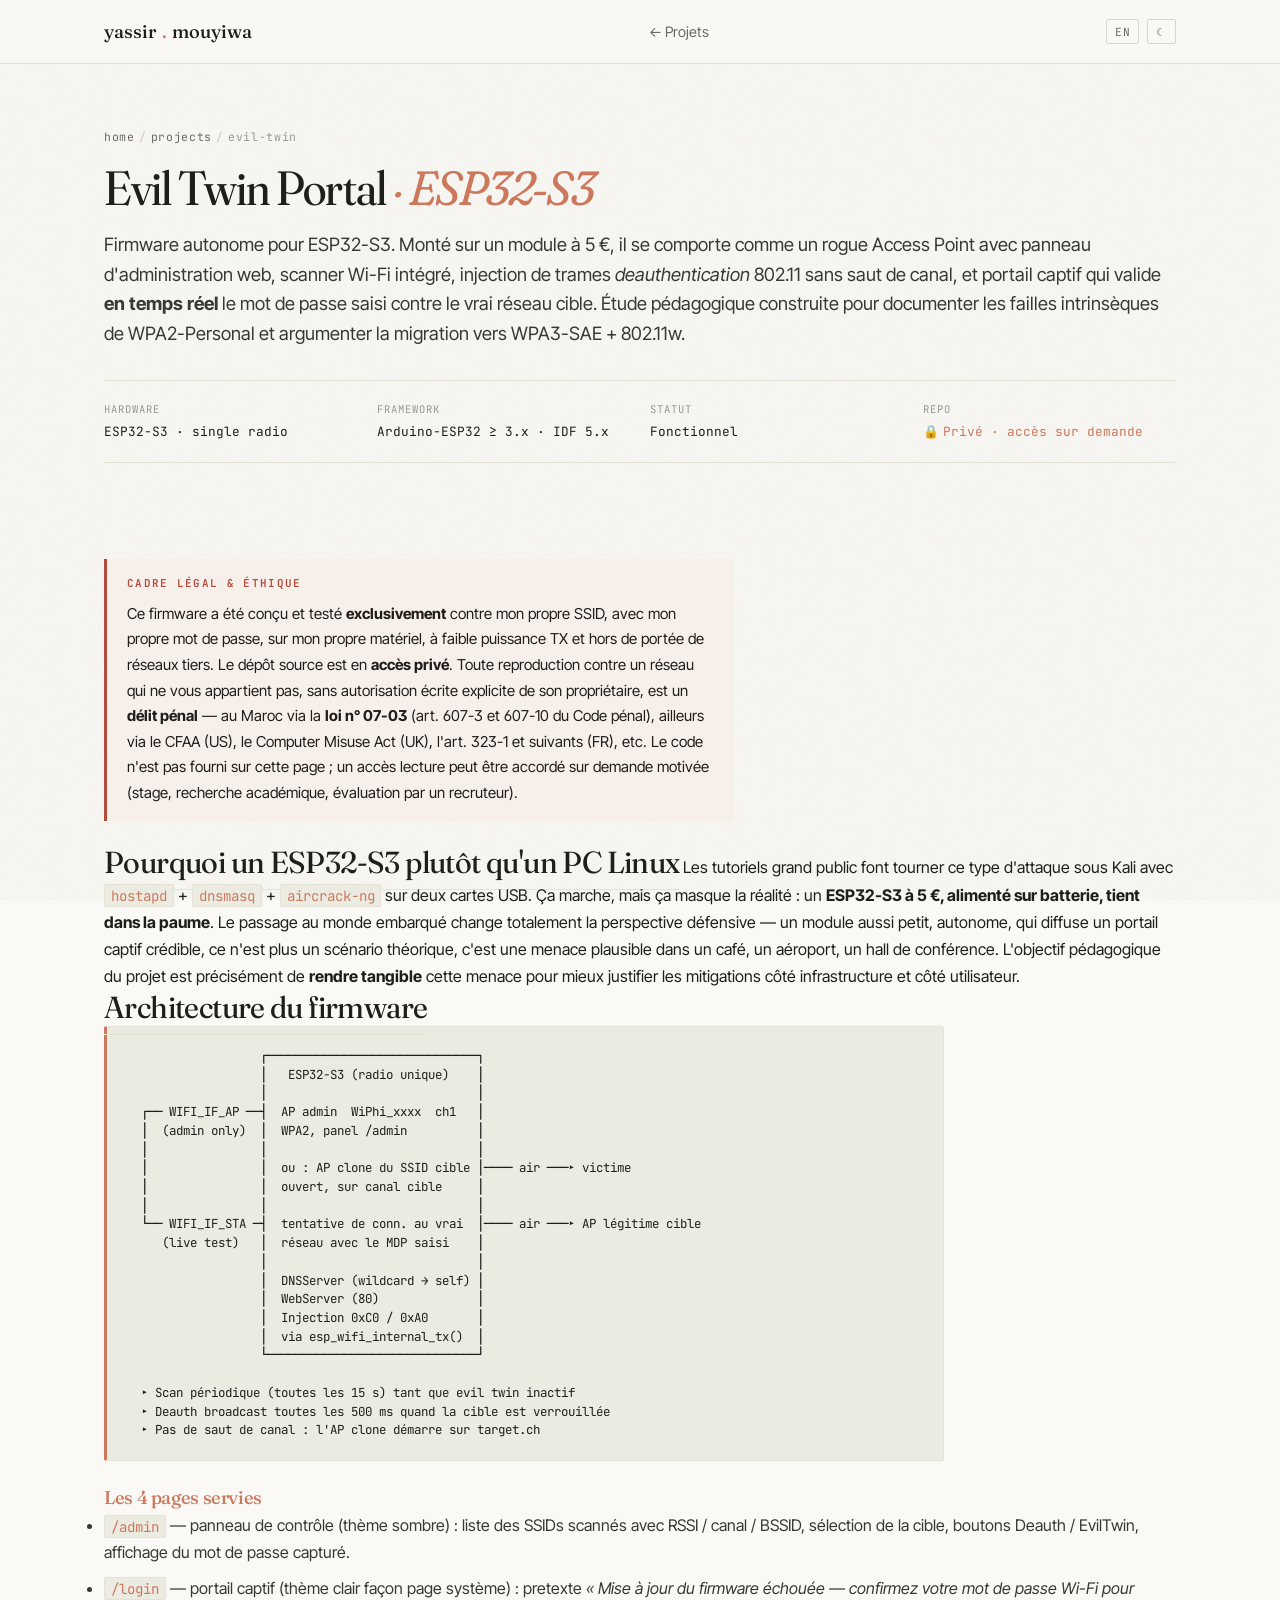
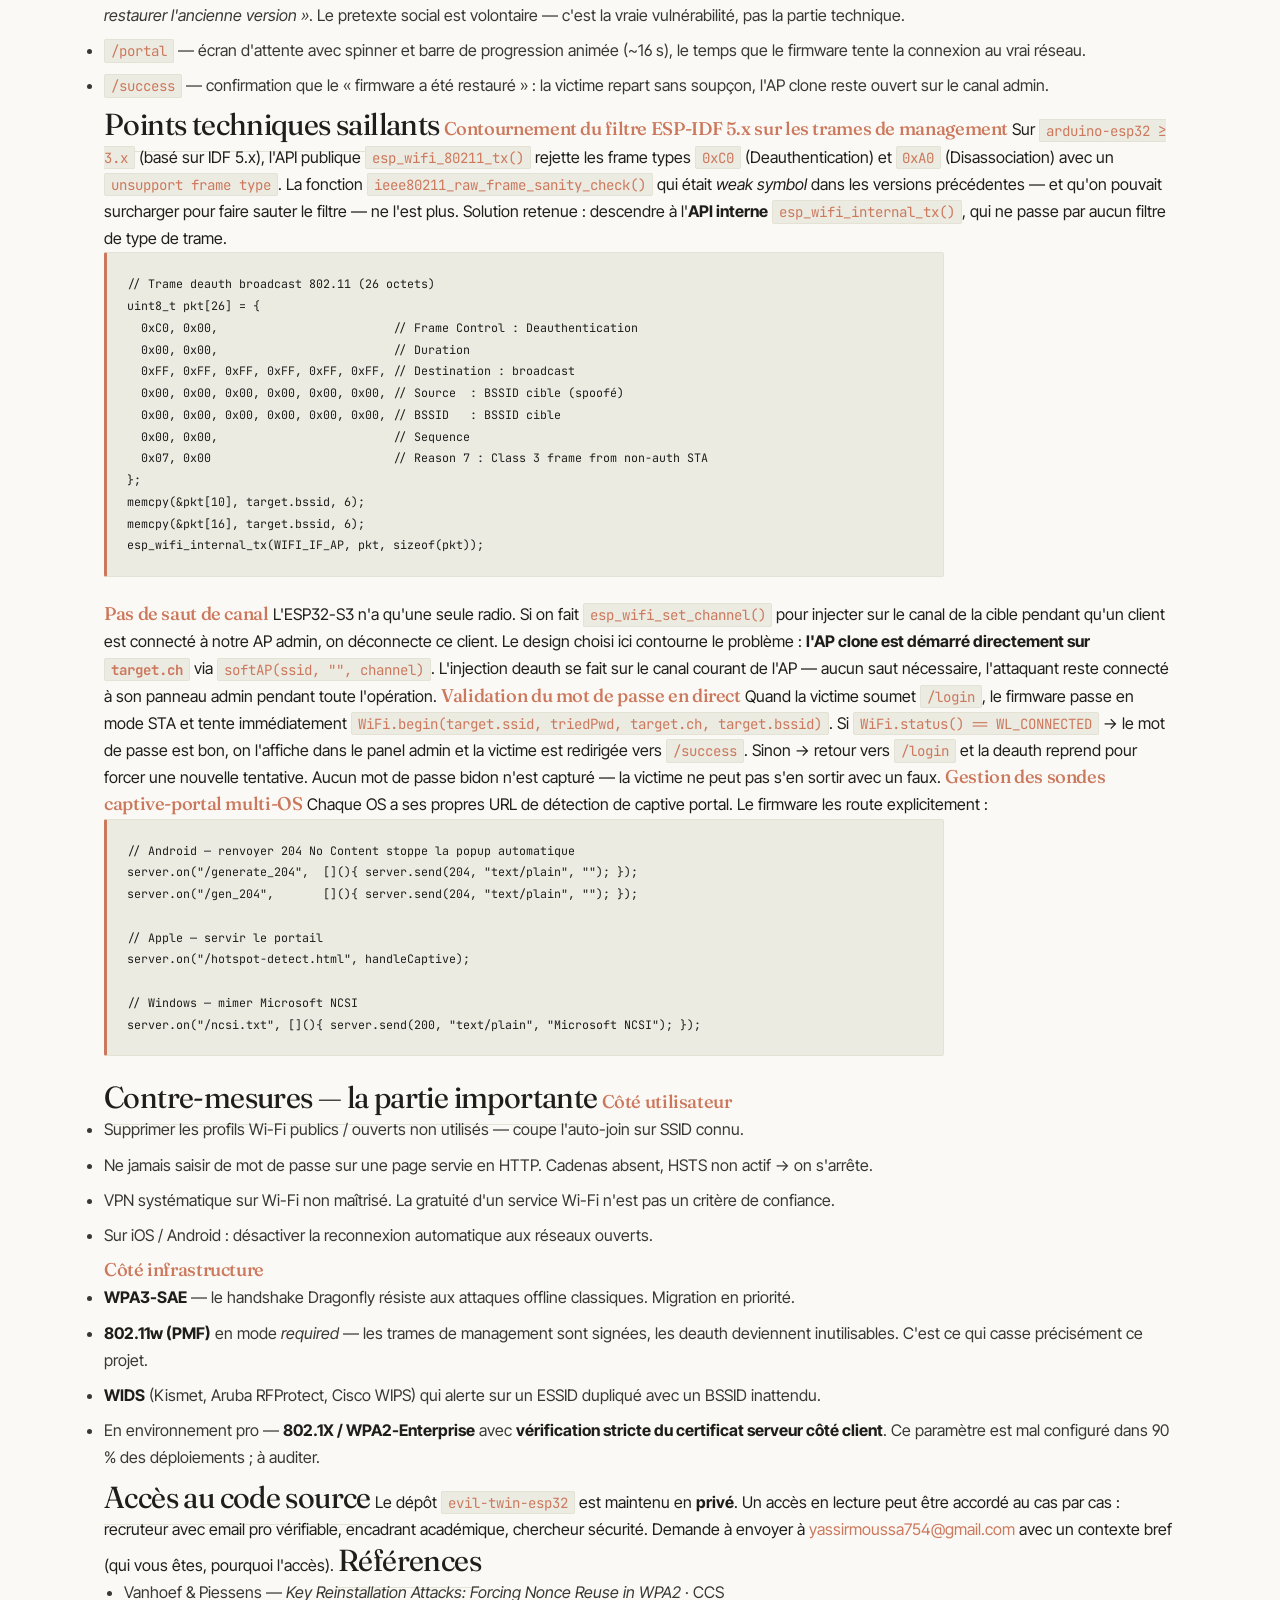
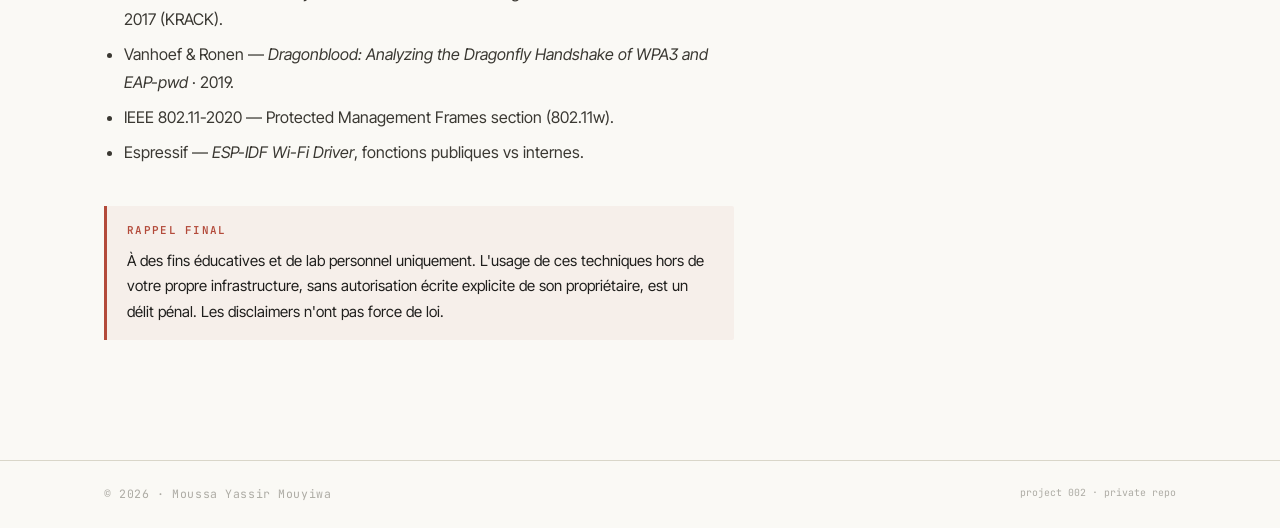
<file: projects/evil-twin.html>
<!doctype html>
<html lang="fr"
      data-theme="light"
      data-title-fr="Evil Twin Portal · ESP32-S3 — Yassir Mouyiwa"
      data-title-en="Evil Twin Portal · ESP32-S3 — Yassir Mouyiwa">
<head>
  <meta charset="utf-8">
  <meta name="viewport" content="width=device-width, initial-scale=1, viewport-fit=cover">
  <meta name="theme-color" content="#faf9f5" media="(prefers-color-scheme: light)">
  <meta name="theme-color" content="#1a1917" media="(prefers-color-scheme: dark)">
  <title>Evil Twin Portal · ESP32-S3 — Yassir Mouyiwa</title>
  <link rel="preconnect" href="https://fonts.googleapis.com">
  <link rel="preconnect" href="https://fonts.gstatic.com" crossorigin>
  <link href="https://fonts.googleapis.com/css2?family=Fraunces:ital,opsz,wght,SOFT@0,9..144,300..700,0..100;1,9..144,300..700,0..100&family=Inter+Tight:wght@400;500;600&family=JetBrains+Mono:wght@400;500&display=swap" rel="stylesheet">
  <link rel="stylesheet" href="../assets/css/style.css">
</head>

<body>

<nav class="nav">
  <div class="nav-inner">
    <a href="../index.html" class="brand">yassir<span class="dot">.</span>mouyiwa</a>
    <div class="nav-links">
      <a href="../index.html#projects">← <span lang-block="fr">Projets</span><span lang-block="en">Projects</span></a>
    </div>
    <div class="nav-controls">
      <button class="icon-btn" data-lang-toggle aria-label="Switch language">EN</button>
      <button class="icon-btn" data-theme-toggle aria-label="Switch theme">☾</button>
    </div>
  </div>
</nav>

<main>

  <section class="project-hero">
    <div class="container">
      <div class="crumb">
        <a href="../index.html">home</a><span class="sep">/</span><a href="../index.html#projects">projects</a><span class="sep">/</span>evil-twin
      </div>

      <h1>
        Evil Twin Portal <span class="italic-serif">· ESP32-S3</span>
      </h1>

      <p class="lead" lang-block="fr">
        Firmware autonome pour ESP32-S3. Monté sur un module à 5 €, il se comporte comme un rogue Access Point avec panneau d'administration web, scanner Wi-Fi intégré, injection de trames <em>deauthentication</em> 802.11 sans saut de canal, et portail captif qui valide <strong>en temps réel</strong> le mot de passe saisi contre le vrai réseau cible. Étude pédagogique construite pour documenter les failles intrinsèques de WPA2-Personal et argumenter la migration vers WPA3-SAE + 802.11w.
      </p>
      <p class="lead" lang-block="en">
        Standalone firmware for ESP32-S3. Running on a €5 module, it behaves as a rogue Access Point with a web admin panel, built-in Wi-Fi scanner, 802.11 <em>deauthentication</em> frame injection without channel hopping, and a captive portal that validates <strong>in real time</strong> the submitted password against the true target network. Educational study built to document WPA2-Personal's structural flaws and argue the migration to WPA3-SAE + 802.11w.
      </p>

      <div class="project-meta-row">
        <div>
          <span class="label">Hardware</span>
          <span class="value">ESP32-S3 · single radio</span>
        </div>
        <div>
          <span class="label">Framework</span>
          <span class="value">Arduino-ESP32 ≥ 3.x · IDF 5.x</span>
        </div>
        <div>
          <span class="label"><span lang-block="fr">Statut</span><span lang-block="en">Status</span></span>
          <span class="value"><span lang-block="fr">Fonctionnel</span><span lang-block="en">Working</span></span>
        </div>
        <div>
          <span class="label">Repo</span>
          <span class="value private">🔒 <span lang-block="fr">Privé · accès sur demande</span><span lang-block="en">Private · on request</span></span>
        </div>
      </div>
    </div>
  </section>

  <section class="project-body">
    <div class="container">

      <!-- ===== DISCLAIMER LÉGAL ===== -->
      <div class="callout">
        <span class="label"><span lang-block="fr">Cadre légal &amp; éthique</span><span lang-block="en">Legal &amp; ethical scope</span></span>
        <p lang-block="fr">
          Ce firmware a été conçu et testé <strong>exclusivement</strong> contre mon propre SSID, avec mon propre mot de passe, sur mon propre matériel, à faible puissance TX et hors de portée de réseaux tiers. Le dépôt source est en <strong>accès privé</strong>. Toute reproduction contre un réseau qui ne vous appartient pas, sans autorisation écrite explicite de son propriétaire, est un <strong>délit pénal</strong> — au Maroc via la <strong>loi n° 07-03</strong> (art. 607-3 et 607-10 du Code pénal), ailleurs via le CFAA (US), le Computer Misuse Act (UK), l'art. 323-1 et suivants (FR), etc. Le code n'est pas fourni sur cette page ; un accès lecture peut être accordé sur demande motivée (stage, recherche académique, évaluation par un recruteur).
        </p>
        <p lang-block="en">
          This firmware was designed and tested <strong>exclusively</strong> against my own SSID, with my own passphrase, on my own hardware, at low TX power and out of range of any third-party network. The source repository is <strong>private</strong>. Reproducing this against a network you don't own, without explicit written authorization from its owner, is a <strong>criminal offense</strong> — in Morocco via <strong>law 07-03</strong> (articles 607-3 and 607-10 of the Criminal Code), elsewhere via the CFAA (US), the Computer Misuse Act (UK), art. 323-1 ff. (FR), etc. Code is not shared on this page; read access may be granted on motivated request (internship, academic research, recruiter review).
        </p>
      </div>

      <!-- ===== Pourquoi ESP32-S3 ===== -->
      <h2 lang-block="fr">Pourquoi un ESP32-S3 plutôt qu'un PC Linux</h2>
      <h2 lang-block="en">Why ESP32-S3 over a Linux laptop</h2>

      <p lang-block="fr">
        Les tutoriels grand public font tourner ce type d'attaque sous Kali avec <code>hostapd</code> + <code>dnsmasq</code> + <code>aircrack-ng</code> sur deux cartes USB. Ça marche, mais ça masque la réalité : un <strong>ESP32-S3 à 5 €, alimenté sur batterie, tient dans la paume</strong>. Le passage au monde embarqué change totalement la perspective défensive — un module aussi petit, autonome, qui diffuse un portail captif crédible, ce n'est plus un scénario théorique, c'est une menace plausible dans un café, un aéroport, un hall de conférence. L'objectif pédagogique du projet est précisément de <strong>rendre tangible</strong> cette menace pour mieux justifier les mitigations côté infrastructure et côté utilisateur.
      </p>
      <p lang-block="en">
        Mainstream tutorials run this attack on Kali with <code>hostapd</code> + <code>dnsmasq</code> + <code>aircrack-ng</code> on two USB NICs. It works, but it hides reality: a <strong>€5 ESP32-S3, battery-powered, palm-sized</strong>. Moving to the embedded side completely shifts the defensive perspective — a module this small, standalone, serving a credible captive portal, stops being theoretical and becomes a plausible threat in a café, airport, or conference hall. The educational goal of this project is precisely to <strong>make that threat tangible</strong> to better justify mitigations on both the infrastructure and user sides.
      </p>

      <!-- ===== Architecture ===== -->
      <h2 lang-block="fr">Architecture du firmware</h2>
      <h2 lang-block="en">Firmware architecture</h2>

<pre class="ascii-diagram">
                   ┌──────────────────────────────┐
                   │   ESP32-S3 (radio unique)    │
                   │                              │
  ┌── WIFI_IF_AP ──┤  AP admin  WiPhi_xxxx  ch1   │
  │  (admin only)  │  WPA2, panel /admin          │
  │                │                              │
  │                │  ou : AP clone du SSID cible │──── air ───▸ victime
  │                │  ouvert, sur canal cible     │
  │                │                              │
  └── WIFI_IF_STA ─┤  tentative de conn. au vrai  │──── air ───▸ AP légitime cible
     (live test)   │  réseau avec le MDP saisi    │
                   │                              │
                   │  DNSServer (wildcard → self) │
                   │  WebServer (80)              │
                   │  Injection 0xC0 / 0xA0       │
                   │  via esp_wifi_internal_tx()  │
                   └──────────────────────────────┘

  ▸ Scan périodique (toutes les 15 s) tant que evil twin inactif
  ▸ Deauth broadcast toutes les 500 ms quand la cible est verrouillée
  ▸ Pas de saut de canal : l'AP clone démarre sur target.ch
</pre>

      <h3 lang-block="fr">Les 4 pages servies</h3>
      <h3 lang-block="en">The 4 served pages</h3>

      <ul lang-block="fr">
        <li><code>/admin</code> — panneau de contrôle (thème sombre) : liste des SSIDs scannés avec RSSI / canal / BSSID, sélection de la cible, boutons Deauth / EvilTwin, affichage du mot de passe capturé.</li>
        <li><code>/login</code> — portail captif (thème clair façon page système) : pretexte <em>« Mise à jour du firmware échouée — confirmez votre mot de passe Wi-Fi pour restaurer l'ancienne version »</em>. Le pretexte social est volontaire — c'est la vraie vulnérabilité, pas la partie technique.</li>
        <li><code>/portal</code> — écran d'attente avec spinner et barre de progression animée (~16 s), le temps que le firmware tente la connexion au vrai réseau.</li>
        <li><code>/success</code> — confirmation que le « firmware a été restauré » : la victime repart sans soupçon, l'AP clone reste ouvert sur le canal admin.</li>
      </ul>
      <ul lang-block="en">
        <li><code>/admin</code> — control panel (dark theme): list of scanned SSIDs with RSSI / channel / BSSID, target selection, Deauth / EvilTwin toggle buttons, captured password display.</li>
        <li><code>/login</code> — captive portal (light theme, system-page feel): social pretext <em>"Firmware update failed — confirm your Wi-Fi password to roll back to the previous version"</em>. The social pretext is deliberate — that's the real vulnerability, not the technical bit.</li>
        <li><code>/portal</code> — waiting screen with animated spinner and progress bar (~16 s), while the firmware attempts connection to the real network.</li>
        <li><code>/success</code> — confirmation that the "firmware was restored": the victim leaves without suspicion, the clone AP stays open on the admin channel.</li>
      </ul>

      <!-- ===== Points techniques ===== -->
      <h2 lang-block="fr">Points techniques saillants</h2>
      <h2 lang-block="en">Technical highlights</h2>

      <h3 lang-block="fr">Contournement du filtre ESP-IDF 5.x sur les trames de management</h3>
      <h3 lang-block="en">Bypassing the ESP-IDF 5.x management-frame filter</h3>

      <p lang-block="fr">
        Sur <code>arduino-esp32 ≥ 3.x</code> (basé sur IDF 5.x), l'API publique <code>esp_wifi_80211_tx()</code> rejette les frame types <code>0xC0</code> (Deauthentication) et <code>0xA0</code> (Disassociation) avec un <code>unsupport frame type</code>. La fonction <code>ieee80211_raw_frame_sanity_check()</code> qui était <em>weak symbol</em> dans les versions précédentes — et qu'on pouvait surcharger pour faire sauter le filtre — ne l'est plus. Solution retenue : descendre à l'<strong>API interne</strong> <code>esp_wifi_internal_tx()</code>, qui ne passe par aucun filtre de type de trame.
      </p>
      <p lang-block="en">
        On <code>arduino-esp32 ≥ 3.x</code> (IDF 5.x-based), the public <code>esp_wifi_80211_tx()</code> API rejects frame types <code>0xC0</code> (Deauthentication) and <code>0xA0</code> (Disassociation) with <code>unsupport frame type</code>. The <code>ieee80211_raw_frame_sanity_check()</code> function — a weak symbol in older versions, overridable to disable the filter — no longer is. Chosen fix: drop down to the <strong>internal API</strong> <code>esp_wifi_internal_tx()</code>, which bypasses the frame-type filter entirely.
      </p>

<pre><code>// Trame deauth broadcast 802.11 (26 octets)
uint8_t pkt[26] = {
  0xC0, 0x00,                         // Frame Control : Deauthentication
  0x00, 0x00,                         // Duration
  0xFF, 0xFF, 0xFF, 0xFF, 0xFF, 0xFF, // Destination : broadcast
  0x00, 0x00, 0x00, 0x00, 0x00, 0x00, // Source  : BSSID cible (spoofé)
  0x00, 0x00, 0x00, 0x00, 0x00, 0x00, // BSSID   : BSSID cible
  0x00, 0x00,                         // Sequence
  0x07, 0x00                          // Reason 7 : Class 3 frame from non-auth STA
};
memcpy(&pkt[10], target.bssid, 6);
memcpy(&pkt[16], target.bssid, 6);
esp_wifi_internal_tx(WIFI_IF_AP, pkt, sizeof(pkt));</code></pre>

      <h3 lang-block="fr">Pas de saut de canal</h3>
      <h3 lang-block="en">No channel hopping</h3>

      <p lang-block="fr">
        L'ESP32-S3 n'a qu'une seule radio. Si on fait <code>esp_wifi_set_channel()</code> pour injecter sur le canal de la cible pendant qu'un client est connecté à notre AP admin, on déconnecte ce client. Le design choisi ici contourne le problème : <strong>l'AP clone est démarré directement sur <code>target.ch</code></strong> via <code>softAP(ssid, "", channel)</code>. L'injection deauth se fait sur le canal courant de l'AP — aucun saut nécessaire, l'attaquant reste connecté à son panneau admin pendant toute l'opération.
      </p>
      <p lang-block="en">
        The ESP32-S3 has a single radio. Calling <code>esp_wifi_set_channel()</code> to inject on the target's channel while a client is connected to our admin AP would disconnect that client. The chosen design sidesteps this: <strong>the clone AP is started directly on <code>target.ch</code></strong> via <code>softAP(ssid, "", channel)</code>. Deauth injection happens on the AP's current channel — no hopping required, the attacker stays connected to the admin panel throughout.
      </p>

      <h3 lang-block="fr">Validation du mot de passe en direct</h3>
      <h3 lang-block="en">Live password validation</h3>

      <p lang-block="fr">
        Quand la victime soumet <code>/login</code>, le firmware passe en mode STA et tente immédiatement <code>WiFi.begin(target.ssid, triedPwd, target.ch, target.bssid)</code>. Si <code>WiFi.status() == WL_CONNECTED</code> → le mot de passe est bon, on l'affiche dans le panel admin et la victime est redirigée vers <code>/success</code>. Sinon → retour vers <code>/login</code> et la deauth reprend pour forcer une nouvelle tentative. Aucun mot de passe bidon n'est capturé — la victime ne peut pas s'en sortir avec un faux.
      </p>
      <p lang-block="en">
        When the victim submits <code>/login</code>, the firmware switches to STA mode and immediately attempts <code>WiFi.begin(target.ssid, triedPwd, target.ch, target.bssid)</code>. If <code>WiFi.status() == WL_CONNECTED</code> → password is valid, displayed in the admin panel, victim redirected to <code>/success</code>. Otherwise → back to <code>/login</code> and deauth resumes, forcing another attempt. No bogus passwords get captured — the victim can't escape with a fake one.
      </p>

      <h3 lang-block="fr">Gestion des sondes captive-portal multi-OS</h3>
      <h3 lang-block="en">Multi-OS captive-portal probe handling</h3>

      <p lang-block="fr">
        Chaque OS a ses propres URL de détection de captive portal. Le firmware les route explicitement :
      </p>
      <p lang-block="en">
        Each OS has its own captive-portal detection URL. The firmware routes them explicitly:
      </p>

<pre><code>// Android — renvoyer 204 No Content stoppe la popup automatique
server.on("/generate_204",  [](){ server.send(204, "text/plain", ""); });
server.on("/gen_204",       [](){ server.send(204, "text/plain", ""); });

// Apple — servir le portail
server.on("/hotspot-detect.html", handleCaptive);

// Windows — mimer Microsoft NCSI
server.on("/ncsi.txt", [](){ server.send(200, "text/plain", "Microsoft NCSI"); });</code></pre>

      <!-- ===== Mitigations ===== -->
      <h2 lang-block="fr">Contre-mesures — la partie importante</h2>
      <h2 lang-block="en">Mitigations — the important part</h2>

      <h3 lang-block="fr">Côté utilisateur</h3>
      <h3 lang-block="en">User side</h3>
      <ul lang-block="fr">
        <li>Supprimer les profils Wi-Fi publics / ouverts non utilisés — coupe l'auto-join sur SSID connu.</li>
        <li>Ne jamais saisir de mot de passe sur une page servie en HTTP. Cadenas absent, HSTS non actif → on s'arrête.</li>
        <li>VPN systématique sur Wi-Fi non maîtrisé. La gratuité d'un service Wi-Fi n'est pas un critère de confiance.</li>
        <li>Sur iOS / Android : désactiver la reconnexion automatique aux réseaux ouverts.</li>
      </ul>
      <ul lang-block="en">
        <li>Delete unused open / public Wi-Fi profiles — breaks auto-join on known SSIDs.</li>
        <li>Never type a password on an HTTP page. No padlock, no active HSTS → stop.</li>
        <li>Always-on VPN on any Wi-Fi you don't control. Free ≠ trusted.</li>
        <li>iOS / Android: disable auto-join to open networks.</li>
      </ul>

      <h3 lang-block="fr">Côté infrastructure</h3>
      <h3 lang-block="en">Infrastructure side</h3>
      <ul lang-block="fr">
        <li><strong>WPA3-SAE</strong> — le handshake Dragonfly résiste aux attaques offline classiques. Migration en priorité.</li>
        <li><strong>802.11w (PMF)</strong> en mode <em>required</em> — les trames de management sont signées, les deauth deviennent inutilisables. C'est ce qui casse précisément ce projet.</li>
        <li><strong>WIDS</strong> (Kismet, Aruba RFProtect, Cisco WIPS) qui alerte sur un ESSID dupliqué avec un BSSID inattendu.</li>
        <li>En environnement pro — <strong>802.1X / WPA2-Enterprise</strong> avec <strong>vérification stricte du certificat serveur côté client</strong>. Ce paramètre est mal configuré dans 90 % des déploiements ; à auditer.</li>
      </ul>
      <ul lang-block="en">
        <li><strong>WPA3-SAE</strong> — the Dragonfly handshake resists classic offline attacks. Top migration priority.</li>
        <li><strong>802.11w (PMF)</strong> in <em>required</em> mode — management frames get signed, deauth becomes unusable. This is exactly what breaks the current project.</li>
        <li><strong>WIDS</strong> (Kismet, Aruba RFProtect, Cisco WIPS) that alerts on duplicate ESSID under unexpected BSSID.</li>
        <li>In enterprise — <strong>802.1X / WPA2-Enterprise</strong> with <strong>strict server-certificate validation on the client</strong>. Misconfigured in 90 % of deployments; needs auditing.</li>
      </ul>

      <!-- ===== Accès code source ===== -->
      <h2 lang-block="fr">Accès au code source</h2>
      <h2 lang-block="en">Source code access</h2>

      <p lang-block="fr">
        Le dépôt <code>evil-twin-esp32</code> est maintenu en <strong>privé</strong>. Un accès en lecture peut être accordé au cas par cas : recruteur avec email pro vérifiable, encadrant académique, chercheur sécurité. Demande à envoyer à <a href="mailto:yassirmoussa754@gmail.com">yassirmoussa754@gmail.com</a> avec un contexte bref (qui vous êtes, pourquoi l'accès).
      </p>
      <p lang-block="en">
        The <code>evil-twin-esp32</code> repository is kept <strong>private</strong>. Read access may be granted case by case: recruiter with verifiable work email, academic supervisor, security researcher. Send a request to <a href="mailto:yassirmoussa754@gmail.com">yassirmoussa754@gmail.com</a> with a short context (who you are, why you want access).
      </p>

      <!-- ===== Références ===== -->
      <h2 lang-block="fr">Références</h2>
      <h2 lang-block="en">References</h2>

      <ul>
        <li>Vanhoef &amp; Piessens — <em>Key Reinstallation Attacks: Forcing Nonce Reuse in WPA2</em> · CCS 2017 (KRACK).</li>
        <li>Vanhoef &amp; Ronen — <em>Dragonblood: Analyzing the Dragonfly Handshake of WPA3 and EAP-pwd</em> · 2019.</li>
        <li>IEEE 802.11-2020 — Protected Management Frames section (802.11w).</li>
        <li>Espressif — <em>ESP-IDF Wi-Fi Driver</em>, fonctions publiques vs internes.</li>
      </ul>

      <div class="callout" style="margin-top:2.5rem">
        <span class="label"><span lang-block="fr">Rappel final</span><span lang-block="en">Final reminder</span></span>
        <p lang-block="fr">
          À des fins éducatives et de lab personnel uniquement. L'usage de ces techniques hors de votre propre infrastructure, sans autorisation écrite explicite de son propriétaire, est un délit pénal. Les disclaimers n'ont pas force de loi.
        </p>
        <p lang-block="en">
          Educational and personal-lab use only. Using these techniques outside your own infrastructure, without explicit written authorization from its owner, is a criminal offense. Disclaimers carry no legal force.
        </p>
      </div>

    </div>
  </section>
</main>

<footer>
  <div class="container">
    <span>© <span data-year></span> · Moussa Yassir Mouyiwa</span>
    <span class="mono">project 002 · private repo</span>
  </div>
</footer>

<script src="../assets/js/main.js"></script>
</body>
</html>
</file>
<file: assets/css/style.css>
/* =========================================================
   Yassir Mouyiwa — Portfolio
   Design system: terracotta · ivory · charcoal
   Mobile-first. Refined minimalism.
   ========================================================= */

:root {
  /* — Palette (light, default) — */
  --bg:          #faf9f5;
  --bg-elev:     #f2f0e6;
  --bg-sink:     #eeeadd;
  --bg-code:     #ecebe2;
  --fg:          #1f1e1c;
  --fg-soft:     #3a3832;
  --fg-muted:    #6b6a64;
  --fg-subtle:   #9a9890;
  --accent:      #cc785c;
  --accent-hi:   #b55f43;
  --accent-soft: #e0a38d;
  --accent-dim:  rgba(204, 120, 92, 0.12);
  --border:      #d9d6c9;
  --border-soft: #e4e1d5;
  --border-hard: #b8b4a5;
  --danger:      #b34a3a;
  --success:     #5c7a3f;
  --warn:        #b88530;

  /* — Typography — */
  --font-display: "Fraunces", "Times New Roman", serif;
  --font-body:    "Inter Tight", -apple-system, BlinkMacSystemFont, "Segoe UI", sans-serif;
  --font-mono:    "JetBrains Mono", ui-monospace, Menlo, Consolas, monospace;

  /* — Rhythm — */
  --s-1: 0.25rem;
  --s-2: 0.5rem;
  --s-3: 0.75rem;
  --s-4: 1rem;
  --s-5: 1.25rem;
  --s-6: 1.5rem;
  --s-8: 2rem;
  --s-10: 2.5rem;
  --s-12: 3rem;
  --s-16: 4rem;
  --s-20: 5rem;
  --s-24: 6rem;

  /* — Shell — */
  --max-w: 1120px;
  --max-prose: 70ch;
  --radius: 2px;
  --radius-lg: 6px;

  /* — Shadows — */
  --shadow-soft: 0 1px 2px rgba(31, 30, 28, 0.04), 0 4px 12px rgba(31, 30, 28, 0.04);
  --shadow-lift: 0 2px 4px rgba(31, 30, 28, 0.06), 0 10px 30px rgba(31, 30, 28, 0.08);
}

[data-theme="dark"] {
  --bg:          #1a1917;
  --bg-elev:     #211f1c;
  --bg-sink:     #141312;
  --bg-code:     #141312;
  --fg:          #efece1;
  --fg-soft:     #d9d5c7;
  --fg-muted:    #a9a69a;
  --fg-subtle:   #6d6a62;
  --accent:      #d98a6f;
  --accent-hi:   #e9a68e;
  --accent-soft: #e9a68e;
  --accent-dim:  rgba(217, 138, 111, 0.14);
  --border:      #35332c;
  --border-soft: #26241f;
  --border-hard: #4a473d;
  --danger:      #d36a59;
  --success:     #9ab57a;
  --warn:        #d9ad5c;
  --shadow-soft: 0 1px 2px rgba(0,0,0,0.3), 0 4px 12px rgba(0,0,0,0.2);
  --shadow-lift: 0 2px 4px rgba(0,0,0,0.4), 0 10px 30px rgba(0,0,0,0.35);
}

/* =========================================================
   Reset & base
   ========================================================= */

*, *::before, *::after {
  box-sizing: border-box;
  margin: 0;
  padding: 0;
}

html {
  scroll-behavior: smooth;
  -webkit-text-size-adjust: 100%;
  -webkit-font-smoothing: antialiased;
  -moz-osx-font-smoothing: grayscale;
}

body {
  font-family: var(--font-body);
  font-size: 16px;
  line-height: 1.6;
  color: var(--fg);
  background: var(--bg);
  transition: background 0.3s ease, color 0.3s ease;
  overflow-x: hidden;
  min-height: 100vh;
  font-feature-settings: "kern", "liga", "ss01";
}

/* Grain texture — atmospheric, not decorative */
body::before {
  content: "";
  position: fixed;
  inset: 0;
  pointer-events: none;
  z-index: 1;
  opacity: 0.22;
  mix-blend-mode: multiply;
  background-image: url("data:image/svg+xml;utf8,<svg xmlns='http://www.w3.org/2000/svg' width='200' height='200'><filter id='n'><feTurbulence type='fractalNoise' baseFrequency='0.85' numOctaves='2' stitchTiles='stitch'/></filter><rect width='100%' height='100%' filter='url(%23n)' opacity='0.55'/></svg>");
}
[data-theme="dark"] body::before {
  mix-blend-mode: screen;
  opacity: 0.04;
}

a {
  color: var(--accent);
  text-decoration: none;
  border-bottom: 1px solid transparent;
  transition: color 0.18s ease, border-color 0.18s ease;
}
a:hover {
  color: var(--accent-hi);
  border-bottom-color: var(--accent);
}

img, svg { max-width: 100%; display: block; }

:focus-visible {
  outline: 2px solid var(--accent);
  outline-offset: 3px;
  border-radius: 2px;
}

/* =========================================================
   Typography — display via Fraunces
   ========================================================= */

h1, h2, h3, h4 {
  font-family: var(--font-display);
  font-weight: 400;
  letter-spacing: -0.02em;
  line-height: 1.08;
  color: var(--fg);
  font-feature-settings: "ss01", "ss02";
}

h1 {
  font-size: clamp(2.2rem, 7vw, 4.6rem);
  font-variation-settings: "opsz" 144, "SOFT" 40, "wght" 420;
}
h2 {
  font-size: clamp(1.7rem, 4vw, 2.6rem);
  font-variation-settings: "opsz" 64, "wght" 440;
  line-height: 1.15;
}
h3 {
  font-size: clamp(1.1rem, 2.2vw, 1.3rem);
  font-variation-settings: "opsz" 24, "wght" 500;
  line-height: 1.3;
}

.italic-serif {
  font-style: italic;
  font-variation-settings: "opsz" 144, "SOFT" 100;
  color: var(--accent);
}

.mono,
code, pre,
kbd, samp {
  font-family: var(--font-mono);
  font-size: 0.86em;
  letter-spacing: 0;
}

pre {
  background: var(--bg-code);
  border: 1px solid var(--border-soft);
  border-left: 3px solid var(--accent);
  border-radius: var(--radius);
  padding: var(--s-4);
  overflow-x: auto;
  line-height: 1.6;
  color: var(--fg);
  font-size: 0.82rem;
  -webkit-overflow-scrolling: touch;
}

@media (min-width: 640px) {
  pre { padding: var(--s-5); font-size: 0.85rem; }
}

:not(pre) > code {
  background: var(--bg-code);
  padding: 0.12em 0.42em;
  border-radius: 2px;
  color: var(--accent);
  font-size: 0.88em;
  border: 1px solid var(--border-soft);
}

/* =========================================================
   Layout primitives
   ========================================================= */

.container {
  width: 100%;
  max-width: var(--max-w);
  margin: 0 auto;
  padding: 0 var(--s-5);
  position: relative;
  z-index: 2;
}

@media (min-width: 640px) {
  .container { padding: 0 var(--s-6); }
}

section {
  padding: var(--s-16) 0;
  position: relative;
  z-index: 2;
}

@media (min-width: 768px) {
  section { padding: var(--s-20) 0; }
}
@media (min-width: 1024px) {
  section { padding: var(--s-24) 0; }
}

.section-head {
  display: flex;
  flex-direction: column;
  gap: var(--s-2);
  margin-bottom: var(--s-8);
  padding-bottom: var(--s-4);
  border-bottom: 1px solid var(--border);
}

@media (min-width: 768px) {
  .section-head {
    flex-direction: row;
    align-items: baseline;
    gap: var(--s-5);
    margin-bottom: var(--s-10);
  }
}

.section-head .eyebrow {
  font-family: var(--font-mono);
  font-size: 0.72rem;
  color: var(--fg-subtle);
  text-transform: uppercase;
  letter-spacing: 0.14em;
  white-space: nowrap;
}

.section-head h2 { flex: 1; }

/* =========================================================
   Navigation
   ========================================================= */

.nav {
  position: sticky;
  top: 0;
  z-index: 50;
  background: color-mix(in srgb, var(--bg) 88%, transparent);
  backdrop-filter: saturate(140%) blur(14px);
  -webkit-backdrop-filter: saturate(140%) blur(14px);
  border-bottom: 1px solid var(--border-soft);
}

.nav-inner {
  display: flex;
  align-items: center;
  justify-content: space-between;
  gap: var(--s-3);
  padding: var(--s-3) var(--s-5);
  max-width: var(--max-w);
  margin: 0 auto;
}

@media (min-width: 640px) {
  .nav-inner { padding: var(--s-4) var(--s-6); gap: var(--s-6); }
}

.brand {
  font-family: var(--font-display);
  font-size: 1rem;
  font-variation-settings: "opsz" 24, "wght" 500;
  color: var(--fg);
  border: none;
  display: flex;
  align-items: center;
  gap: 0.3em;
  flex-shrink: 0;
}
@media (min-width: 640px) {
  .brand { font-size: 1.15rem; }
}
.brand:hover { color: var(--fg); border: none; }
.brand .dot { color: var(--accent); }

.nav-links {
  display: none;
  gap: var(--s-5);
  align-items: center;
}

@media (min-width: 720px) {
  .nav-links { display: flex; }
}

.nav-links a {
  color: var(--fg-muted);
  font-size: 0.9rem;
  border: none;
  position: relative;
  padding: var(--s-1) 0;
  transition: color 0.18s ease;
}
.nav-links a::after {
  content: "";
  position: absolute;
  left: 0; right: 100%;
  bottom: -2px;
  height: 1px;
  background: var(--accent);
  transition: right 0.25s cubic-bezier(0.2, 0.7, 0.2, 1);
}
.nav-links a:hover {
  color: var(--fg);
  border: none;
}
.nav-links a:hover::after { right: 0; }

.nav-controls {
  display: flex;
  gap: var(--s-2);
  align-items: center;
  flex-shrink: 0;
}

.icon-btn {
  background: transparent;
  border: 1px solid var(--border);
  color: var(--fg-muted);
  cursor: pointer;
  padding: 0.4em 0.7em;
  min-width: 2.4em;
  min-height: 2.2em;
  border-radius: var(--radius);
  font-family: var(--font-mono);
  font-size: 0.7rem;
  letter-spacing: 0.08em;
  transition: all 0.18s ease;
  text-transform: uppercase;
  display: inline-flex;
  align-items: center;
  justify-content: center;
}
.icon-btn:hover {
  border-color: var(--accent);
  color: var(--accent);
  background: var(--accent-dim);
}

/* =========================================================
   Hero
   ========================================================= */

.hero {
  padding-top: var(--s-12);
  padding-bottom: var(--s-16);
  display: flex;
  flex-direction: column;
  justify-content: center;
  min-height: calc(100vh - 60px);
  position: relative;
}

@media (min-width: 768px) {
  .hero {
    padding-top: var(--s-16);
    padding-bottom: var(--s-24);
    min-height: calc(88vh - 60px);
  }
}

.hero-meta {
  display: flex;
  gap: var(--s-3);
  align-items: center;
  flex-wrap: wrap;
  margin-bottom: var(--s-5);
  font-family: var(--font-mono);
  font-size: 0.72rem;
  color: var(--fg-subtle);
  letter-spacing: 0.05em;
  text-transform: uppercase;
}
@media (min-width: 640px) { .hero-meta { font-size: 0.78rem; } }

.hero-meta .sep {
  color: var(--fg-subtle);
  opacity: 0.5;
}

.hero-meta .status {
  display: inline-flex;
  align-items: center;
  gap: var(--s-2);
  color: var(--success);
}
.hero-meta .status::before {
  content: "";
  width: 7px; height: 7px;
  border-radius: 50%;
  background: var(--success);
  box-shadow: 0 0 0 3px color-mix(in srgb, var(--success) 25%, transparent);
  animation: pulse 2.4s ease-in-out infinite;
}

@keyframes pulse {
  0%, 100% { opacity: 1; transform: scale(1); }
  50%      { opacity: 0.5; transform: scale(0.85); }
}

.hero h1 { margin-bottom: var(--s-5); }

.hero-tagline {
  font-size: clamp(1rem, 2.2vw, 1.3rem);
  color: var(--fg-soft);
  max-width: 640px;
  margin-bottom: var(--s-8);
  line-height: 1.55;
}

.hero-cta {
  display: flex;
  gap: var(--s-3);
  flex-wrap: wrap;
}

.btn {
  display: inline-flex;
  align-items: center;
  gap: var(--s-2);
  padding: 0.8em 1.5em;
  border-radius: var(--radius);
  font-family: var(--font-body);
  font-size: 0.92rem;
  font-weight: 500;
  border: 1px solid var(--border-hard);
  background: transparent;
  color: var(--fg);
  cursor: pointer;
  transition: all 0.2s ease;
  text-decoration: none;
  white-space: nowrap;
  line-height: 1;
}
.btn:hover {
  border-color: var(--fg);
  color: var(--fg);
  transform: translateY(-1px);
}
.btn-primary {
  background: var(--accent);
  border-color: var(--accent);
  color: #faf9f5;
}
.btn-primary:hover {
  background: var(--accent-hi);
  border-color: var(--accent-hi);
  color: #faf9f5;
  box-shadow: var(--shadow-lift);
}
.btn .arrow {
  transition: transform 0.22s cubic-bezier(0.2, 0.7, 0.2, 1);
  font-family: var(--font-mono);
}
.btn:hover .arrow { transform: translateX(4px); }

/* =========================================================
   Focus cards (3 axes)
   ========================================================= */

.focus-grid {
  display: grid;
  grid-template-columns: 1fr;
  gap: var(--s-4);
}

@media (min-width: 720px) {
  .focus-grid { grid-template-columns: repeat(3, 1fr); gap: var(--s-5); }
}

.focus-card {
  border: 1px solid var(--border);
  padding: var(--s-6);
  position: relative;
  background: var(--bg);
  transition: border-color 0.2s ease, transform 0.2s ease, box-shadow 0.2s ease;
  display: flex;
  flex-direction: column;
}
.focus-card:hover {
  border-color: var(--accent);
  transform: translateY(-2px);
  box-shadow: var(--shadow-soft);
}

.focus-card .num {
  font-family: var(--font-mono);
  font-size: 0.7rem;
  color: var(--fg-subtle);
  letter-spacing: 0.12em;
  position: absolute;
  top: var(--s-4);
  right: var(--s-4);
}

.focus-card h3 {
  margin-bottom: var(--s-3);
  padding-right: 2.5em;
}
.focus-card h3 .accent { color: var(--accent); }

.focus-card p {
  color: var(--fg-muted);
  font-size: 0.93rem;
  line-height: 1.65;
  flex: 1;
}

.focus-card ul {
  list-style: none;
  margin-top: var(--s-4);
  font-family: var(--font-mono);
  font-size: 0.74rem;
  color: var(--fg-subtle);
  border-top: 1px solid var(--border-soft);
  padding-top: var(--s-3);
}
.focus-card ul li {
  padding: var(--s-1) 0;
}
.focus-card ul li::before {
  content: "→ ";
  color: var(--accent);
  opacity: 0.7;
}

/* =========================================================
   Projects list
   ========================================================= */

.projects-grid {
  display: grid;
  grid-template-columns: 1fr;
  gap: 0;
  border: 1px solid var(--border);
  background: var(--bg);
}

.project-card {
  display: grid;
  grid-template-columns: auto 1fr auto;
  align-items: start;
  gap: var(--s-4);
  padding: var(--s-5);
  border-bottom: 1px solid var(--border);
  transition: background 0.2s ease;
  border-left: 2px solid transparent;
  text-decoration: none;
  color: inherit;
}
.project-card:last-child { border-bottom: none; }
.project-card:hover {
  background: var(--bg-elev);
  border-left-color: var(--accent);
  color: inherit;
  border-bottom-color: var(--border);
}

.project-card .index {
  font-family: var(--font-mono);
  color: var(--fg-subtle);
  font-size: 0.75rem;
  letter-spacing: 0.08em;
  padding-top: 2px;
  min-width: 4.5rem;
}

.project-card .meta h3 {
  margin-bottom: var(--s-2);
  font-size: 1.25rem;
  color: var(--fg);
  transition: color 0.2s ease;
}
.project-card:hover .meta h3 { color: var(--accent); }

.project-card .meta p {
  color: var(--fg-muted);
  font-size: 0.92rem;
  line-height: 1.55;
}

.project-card .tags {
  display: flex;
  gap: var(--s-1);
  flex-wrap: wrap;
  margin-top: var(--s-3);
}

.project-card .tags span {
  font-family: var(--font-mono);
  font-size: 0.66rem;
  color: var(--fg-muted);
  padding: 0.2em 0.5em;
  border: 1px solid var(--border);
  border-radius: 2px;
  text-transform: lowercase;
  letter-spacing: 0.03em;
  background: var(--bg);
}

.project-card .tags span.private {
  color: var(--accent);
  border-color: var(--accent);
  background: var(--accent-dim);
}

.project-card .go {
  font-family: var(--font-mono);
  font-size: 0.85rem;
  color: var(--fg-subtle);
  transition: color 0.2s ease, transform 0.22s cubic-bezier(0.2, 0.7, 0.2, 1);
  align-self: center;
}
.project-card:hover .go {
  color: var(--accent);
  transform: translateX(4px);
}

@media (max-width: 560px) {
  .project-card {
    grid-template-columns: 1fr;
    gap: var(--s-2);
  }
  .project-card .index { padding-top: 0; }
  .project-card .go {
    justify-self: start;
    margin-top: var(--s-2);
    font-size: 0.78rem;
  }
}

/* =========================================================
   Contact
   ========================================================= */

.contact-block {
  padding: var(--s-6);
  border: 1px solid var(--border);
  background: var(--bg-elev);
  display: grid;
  grid-template-columns: 1fr;
  align-items: start;
  gap: var(--s-6);
  position: relative;
  overflow: hidden;
}

.contact-block::before {
  content: "";
  position: absolute;
  top: 0; left: 0;
  width: 2px; height: 100%;
  background: var(--accent);
}

@media (min-width: 720px) {
  .contact-block {
    padding: var(--s-10);
    grid-template-columns: 1fr auto;
    align-items: center;
  }
}

.contact-block h2 { margin-bottom: var(--s-2); }
.contact-block p {
  color: var(--fg-muted);
  max-width: 480px;
  font-size: 0.95rem;
}

.contact-links {
  display: flex;
  flex-direction: column;
  gap: var(--s-3);
  font-family: var(--font-mono);
  font-size: 0.85rem;
}

.contact-links a {
  color: var(--fg);
  border-bottom: 1px dashed var(--border-hard);
  padding-bottom: 2px;
  display: inline-flex;
  align-items: center;
  gap: var(--s-2);
  word-break: break-all;
}
.contact-links a:hover {
  color: var(--accent);
  border-bottom-color: var(--accent);
  border-bottom-style: solid;
}
.contact-links .label {
  font-size: 0.68rem;
  color: var(--fg-subtle);
  letter-spacing: 0.1em;
  text-transform: uppercase;
  display: block;
  margin-bottom: 2px;
}

/* =========================================================
   Footer
   ========================================================= */

footer {
  padding: var(--s-6) 0;
  border-top: 1px solid var(--border);
  font-family: var(--font-mono);
  font-size: 0.72rem;
  color: var(--fg-subtle);
  letter-spacing: 0.05em;
  position: relative;
  z-index: 2;
}

footer .container {
  display: flex;
  justify-content: space-between;
  flex-wrap: wrap;
  gap: var(--s-3);
}

footer .container > * {
  opacity: 0.8;
}

/* =========================================================
   Project detail page
   ========================================================= */

.project-hero {
  padding: var(--s-8) 0 var(--s-6);
}
@media (min-width: 768px) {
  .project-hero { padding: var(--s-16) 0 var(--s-8); }
}

.crumb {
  font-family: var(--font-mono);
  font-size: 0.72rem;
  color: var(--fg-subtle);
  margin-bottom: var(--s-4);
  letter-spacing: 0.06em;
}
.crumb a { color: var(--fg-muted); border: none; }
.crumb a:hover { color: var(--accent); }
.crumb .sep { opacity: 0.5; margin: 0 0.35em; }

.project-hero h1 {
  font-size: clamp(1.8rem, 5vw, 3rem);
  margin-bottom: var(--s-4);
}

.project-hero .lead {
  font-size: clamp(1rem, 1.8vw, 1.15rem);
  color: var(--fg-soft);
  max-width: 680px;
  line-height: 1.6;
}

.project-meta-row {
  display: grid;
  grid-template-columns: repeat(auto-fit, minmax(140px, 1fr));
  gap: var(--s-5);
  margin-top: var(--s-8);
  padding: var(--s-5) 0;
  border-top: 1px solid var(--border-soft);
  border-bottom: 1px solid var(--border-soft);
  font-family: var(--font-mono);
  font-size: 0.8rem;
}

.project-meta-row > div {
  display: flex;
  flex-direction: column;
  gap: 4px;
}

.project-meta-row .label {
  color: var(--fg-subtle);
  text-transform: uppercase;
  letter-spacing: 0.1em;
  font-size: 0.66rem;
}
.project-meta-row .value { color: var(--fg); word-break: break-word; }
.project-meta-row .value a { border-bottom: 1px dashed var(--border-hard); }
.project-meta-row .value.private {
  color: var(--accent);
  display: inline-flex;
  align-items: center;
  gap: 0.3em;
}

/* — body — */

.project-body {
  padding: var(--s-8) 0 var(--s-16);
}
@media (min-width: 768px) {
  .project-body { padding: var(--s-10) 0 var(--s-24); }
}

.project-body h2 {
  margin-top: var(--s-12);
  margin-bottom: var(--s-4);
  font-size: clamp(1.5rem, 3vw, 1.9rem);
  padding-bottom: var(--s-2);
  border-bottom: 1px solid var(--border-soft);
  max-width: var(--max-prose);
}
.project-body h2:first-child { margin-top: 0; }

.project-body h3 {
  margin-top: var(--s-6);
  margin-bottom: var(--s-3);
  color: var(--accent);
  font-size: 1.15rem;
}

.project-body p,
.project-body ul,
.project-body ol {
  margin-bottom: var(--s-4);
  color: var(--fg);
  max-width: var(--max-prose);
  line-height: 1.7;
}

.project-body ul, .project-body ol {
  padding-left: var(--s-5);
}
.project-body li {
  margin-bottom: var(--s-2);
  color: var(--fg-soft);
}
.project-body li strong { color: var(--fg); }

.project-body pre {
  max-width: 840px;
  margin-bottom: var(--s-6);
}

.ascii-diagram {
  background: var(--bg-code);
  border: 1px solid var(--border-soft);
  border-left: 3px solid var(--accent);
  padding: var(--s-4);
  font-family: var(--font-mono);
  font-size: 0.7rem;
  line-height: 1.5;
  overflow-x: auto;
  white-space: pre;
  color: var(--fg);
  margin-bottom: var(--s-6);
  max-width: 840px;
  -webkit-overflow-scrolling: touch;
}
@media (min-width: 640px) {
  .ascii-diagram { font-size: 0.78rem; padding: var(--s-5); }
}

.callout {
  padding: var(--s-4) var(--s-5);
  border-left: 3px solid var(--danger);
  background: color-mix(in srgb, var(--danger) 6%, var(--bg));
  margin: var(--s-6) 0;
  font-size: 0.94rem;
  color: var(--fg-soft);
  max-width: var(--max-prose);
  border-radius: 0 var(--radius) var(--radius) 0;
}
.callout .label {
  font-family: var(--font-mono);
  font-size: 0.68rem;
  text-transform: uppercase;
  letter-spacing: 0.12em;
  color: var(--danger);
  display: block;
  margin-bottom: var(--s-2);
  font-weight: 600;
}
.callout p {
  max-width: none;
  margin-bottom: var(--s-3);
}
.callout p:last-child { margin-bottom: 0; }

.callout.warn {
  border-color: var(--warn);
  background: color-mix(in srgb, var(--warn) 8%, var(--bg));
}
.callout.warn .label { color: var(--warn); }

.callout.info {
  border-color: var(--accent);
  background: var(--accent-dim);
}
.callout.info .label { color: var(--accent); }

/* — comparison table — */

.compare-table {
  width: 100%;
  max-width: 840px;
  border-collapse: collapse;
  margin: var(--s-4) 0 var(--s-6);
  font-size: 0.88rem;
  border: 1px solid var(--border);
  overflow: hidden;
  border-radius: var(--radius);
}

.compare-table thead { background: var(--bg-elev); }

.compare-table th,
.compare-table td {
  text-align: left;
  padding: var(--s-3) var(--s-4);
  border-bottom: 1px solid var(--border-soft);
  vertical-align: top;
}
.compare-table th {
  font-family: var(--font-mono);
  font-size: 0.72rem;
  text-transform: uppercase;
  letter-spacing: 0.08em;
  color: var(--fg-muted);
  font-weight: 600;
}
.compare-table tr:last-child td { border-bottom: none; }
.compare-table td code {
  font-size: 0.82rem;
}

.compare-table-wrapper {
  overflow-x: auto;
  -webkit-overflow-scrolling: touch;
  max-width: 100%;
}

/* =========================================================
   Lang & theme switch mechanism
   ========================================================= */

[lang-block] { display: none; }
html[lang="fr"] [lang-block="fr"] { display: initial; }
html[lang="en"] [lang-block="en"] { display: initial; }
html[lang="fr"] [lang-block="fr"].block-flex,
html[lang="en"] [lang-block="en"].block-flex { display: flex; }
html[lang="fr"] [lang-block="fr"].block-grid,
html[lang="en"] [lang-block="en"].block-grid { display: grid; }
html[lang="fr"] [lang-block="fr"].block-inline-flex,
html[lang="en"] [lang-block="en"].block-inline-flex { display: inline-flex; }

/* =========================================================
   Reveal animation
   ========================================================= */

.reveal {
  opacity: 0;
  transform: translateY(14px);
  animation: rise 0.7s cubic-bezier(0.2, 0.7, 0.2, 1) forwards;
}
.reveal:nth-child(1) { animation-delay: 0.04s; }
.reveal:nth-child(2) { animation-delay: 0.12s; }
.reveal:nth-child(3) { animation-delay: 0.22s; }
.reveal:nth-child(4) { animation-delay: 0.32s; }
.reveal:nth-child(5) { animation-delay: 0.42s; }

@keyframes rise {
  to { opacity: 1; transform: translateY(0); }
}

@media (prefers-reduced-motion: reduce) {
  *, *::before, *::after {
    animation: none !important;
    transition: none !important;
  }
  .reveal { opacity: 1; transform: none; }
}

/* =========================================================
   Selection + scrollbar
   ========================================================= */

::selection {
  background: var(--accent);
  color: #faf9f5;
}

::-webkit-scrollbar { width: 10px; height: 10px; }
::-webkit-scrollbar-track { background: transparent; }
::-webkit-scrollbar-thumb {
  background: var(--border-hard);
  border-radius: 5px;
}
::-webkit-scrollbar-thumb:hover { background: var(--accent); }

/* =========================================================
   Tiny helpers
   ========================================================= */

.hide-on-mobile { display: none; }
@media (min-width: 640px) { .hide-on-mobile { display: initial; } }

.lock-badge {
  display: inline-flex;
  align-items: center;
  gap: 0.3em;
  font-family: var(--font-mono);
  font-size: 0.7rem;
  color: var(--accent);
  padding: 0.15em 0.5em;
  border: 1px solid var(--accent);
  border-radius: 2px;
  background: var(--accent-dim);
  letter-spacing: 0.05em;
  text-transform: uppercase;
  white-space: nowrap;
}
</file>
